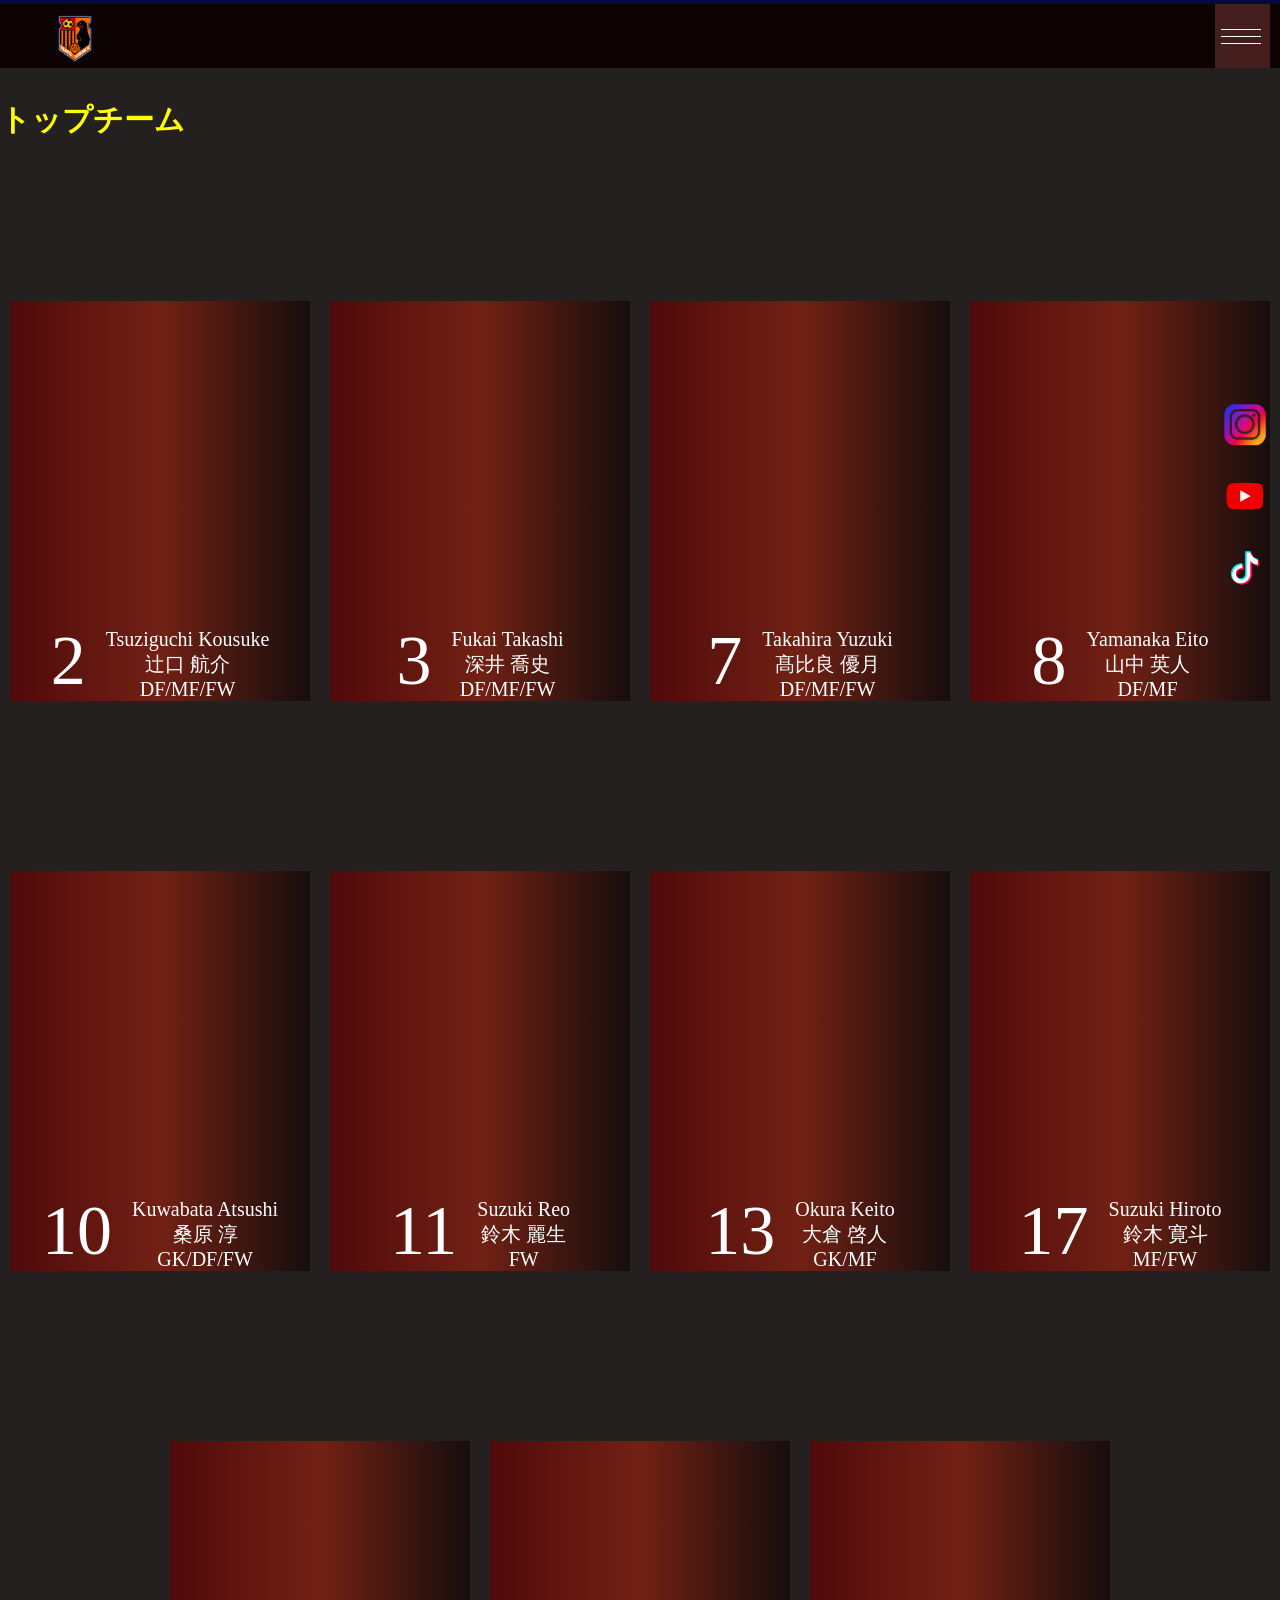
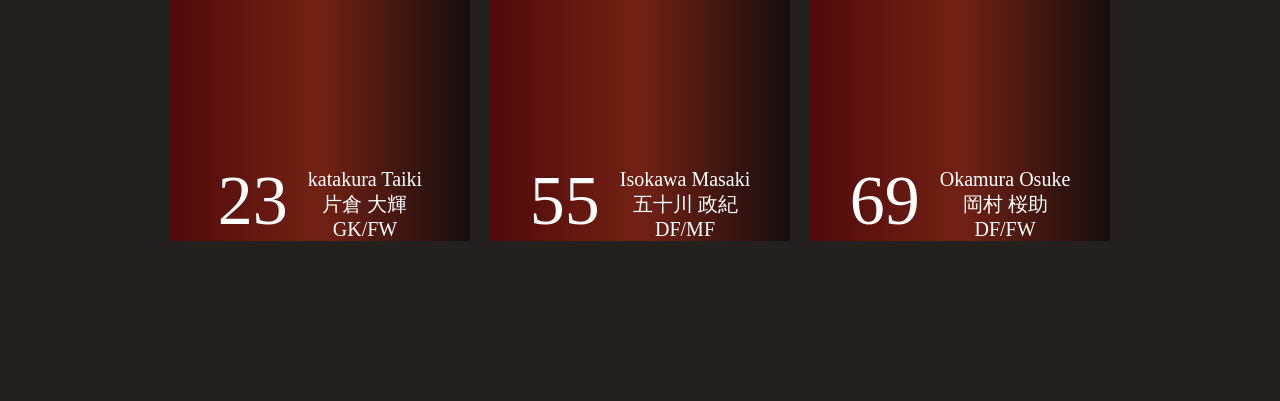
<file: チーム/トップチーム選手一覧/index.html>
<!DOCTYPE html>
<html lang="ja">
<head>
	<meta charset="UTF-8">
	<meta name="viewport" content="width=device-width, initial-scale=1.0">
	<link rel="stylesheet" href="../../css/team.css">
	<title>player</title>
</head>
<body>

 <nav class="top-nav">
 </nav>

 <nav class="main-nav">
   <div class="logo">
    <a href="../../index.html">
     <img class="emblem" src="../../images/emblem.png" alt="フェルブリッツ市川のエンブレム">
    </a>
   </div>   
   <!-- 三本線ボタン -->
  <button class="menu-button">
   <span></span>
   <span></span>
   <span></span>
  </button>

  <div class="menu">
   <div class="menu-row">
    <a class="menu-parent" href="ニュース/index.html">ニュース</a>
   </div>

   <div class="menu-row">
    <a class="menu-parent" href="チーム/index.html">チーム</a>
    <div class="menu-children">
     <a href="index.html">トップチーム選手一覧</a>
     <a href="チーム/練習生/index.html">練習生</a>
     <a href="チーム/スタッフ/index.html">スタッフ</a>
     <a href="チーム/ユース/index.html">ユース</a>
    </div>
   </div>

   <div class="menu-row">
    <a class="menu-parent" href="クラブ/index.html">クラブ</a>
    <div class="menu-children">
     <a href="クラブ/歴史/index.html">歴史</a>
     <a href="クラブ/信念/index.html">信念</a>
     <a href="クラブ/運営・本部/index.html">運営・本部</a>
    </div>
   </div>

   <div class="menu-row">
    <a class="menu-parent" href="カレンダー/index.html">カレンダー</a>
   </div>

   <div class="menu-row">
    <a class="menu-parent" href="ファンクラブ/index.html">ファンクラブ</a>
   </div>
  </div>
 </nav>

 <nav>
  <div class="alternative-sns">
   <a href="https://www.instagram.com/felblitz_official?stkn=MWR2bm9rNThkcHZtZw==">
    <img class="instagram" src="../../images/instagram.png">
   </a>
   <a href="https://youtube.com/channel/UCnecQwcgM94ykT7z-9NpuwA?si=qV8ZeQlIZ7pMD4JF">
    <img class="youtube" src="../../images/youtube.png">
   </a>
   <a href="https://www.tiktok.com/@fc70240?_r=1&_t=ZS-99ree6FuVk5">
    <img class="tiktok" src="../../images/tiktok.png">
   </a>
  </div>
 </nav>

	<h1 class="top-team">トップチーム</h1>
	<h2></h2>

	<!--
フェルブリッツ市川FC 背番号
辻口 2
ふかいたかし 3
たかひら 7
やまなかえいと 8

あつし 10
れお(いさぎ) 11
おおくらけいと 13
しょうりんじひろと 17

かたくら 23
まさき 55
おかむらさん 69
-->
 	<div class="players">
		<a href="こうすけ/index.html">
			<div class="card">
				<span class="number">2</span>
				<div class="name_positon">
					<span class="name-en">Tsuziguchi Kousuke</span>
					<span class="name-ja">辻口 航介</span>
					<span class="positon">DF/MF/FW</span>
				</div>
			</div>
		</a>

		<a href="たかし/index.html">
			<div class="card">
				<span class="number">3</span>
				<div class="name_positon">
					<span class="name-en">Fukai Takashi</span>
					<span class="name-ja">深井 喬史</span>
					<span class="positon">DF/MF/FW</span>
				</div>
			</div>
		</a>

		<a href="たかひら/index.html">
			<div class="card">
				<span class="number">7</span>
				<div class="name_positon">
					<span class="name-en">Takahira Yuzuki</span>
					<span class="name-ja">髙比良 優月</span>
					<span class="positon">DF/MF/FW</span>
				</div>
			</div>
		</a>

		<a href="やまなかえいと/index.html">
			<div class="card">
				<span class="number">8</span>
				<div class="name_positon">
					<span class="name-en">Yamanaka Eito</span>
					<span class="name-ja">山中 英人</span>
					<span class="positon">DF/MF</span>
				</div>
			</div>
		</a>	
	</div>

	 	<div class="players">
		<a href="あつし/index.html">
			<div class="card">
				<span class="number">10</span>
				<div class="name_positon">
					<span class="name-en">Kuwabata Atsushi</span>
					<span class="name-ja">桑原 淳</span>
					<span class="positon">GK/DF/FW</span>
				</div>
			</div>
		</a>

		<a href="れお/index.html">
			<div class="card">
				<span class="number">11</span>
				<div class="name_positon">
					<span class="name-en">Suzuki Reo</span>
					<span class="name-ja">鈴木 麗生</span>
					<span class="positon">FW</span>
				</div>
			</div>
		</a>

		<a href="おおくらけいと/index.html">
			<div class="card">
				<span class="number">13</span>
				<div class="name_positon">
					<span class="name-en">Okura Keito</span>
					<span class="name-ja">大倉 啓人</span>
					<span class="positon">GK/MF</span>
				</div>
			</div>
		</a>

		<a href="しょうりんじひろと/index.html">
			<div class="card">
				<span class="number">17</span>
				<div class="name_positon">
					<span class="name-en">Suzuki Hiroto</span>
					<span class="name-ja">鈴木 寛斗</span>
					<span class="positon">MF/FW</span>
				</div>
			</div>
		</a>	
	</div>

	<div class="players">
		<a href="かたくら/index.html">
			<div class="card">
				<span class="number">23</span>
				<div class="name_positon">
					<span class="name-en">katakura Taiki</span>
					<span class="name-ja">片倉 大輝</span>
					<span class="positon">GK/FW</span>
				</div>
			</div>
		</a>

		<a href="まさき/index.html">
			<div class="card">
				<span class="number">55</span>
				<div class="name_positon">
					<span class="name-en">Isokawa Masaki</span>
					<span class="name-ja">五十川 政紀</span>
					<span class="positon">DF/MF</span>
				</div>
			</div>
		</a>

		<a href="おかむらさん/index.html">
			<div class="card">
				<span class="number">69</span>
				<div class="name_positon">
					<span class="name-en">Okamura Osuke</span>
					<span class="name-ja">岡村 桜助</span>
					<span class="positon">DF/FW</span>
				</div>
			</div>
		</a>
	</div>

<script>
	const button = document.querySelector(".menu-button");
	const menu = document.querySelector(".menu");

	button.addEventListener("click", function(){
		menu.classList.toggle("open");
		button.classList.toggle("open");
	});
</script>

</body>
</html>
</file>
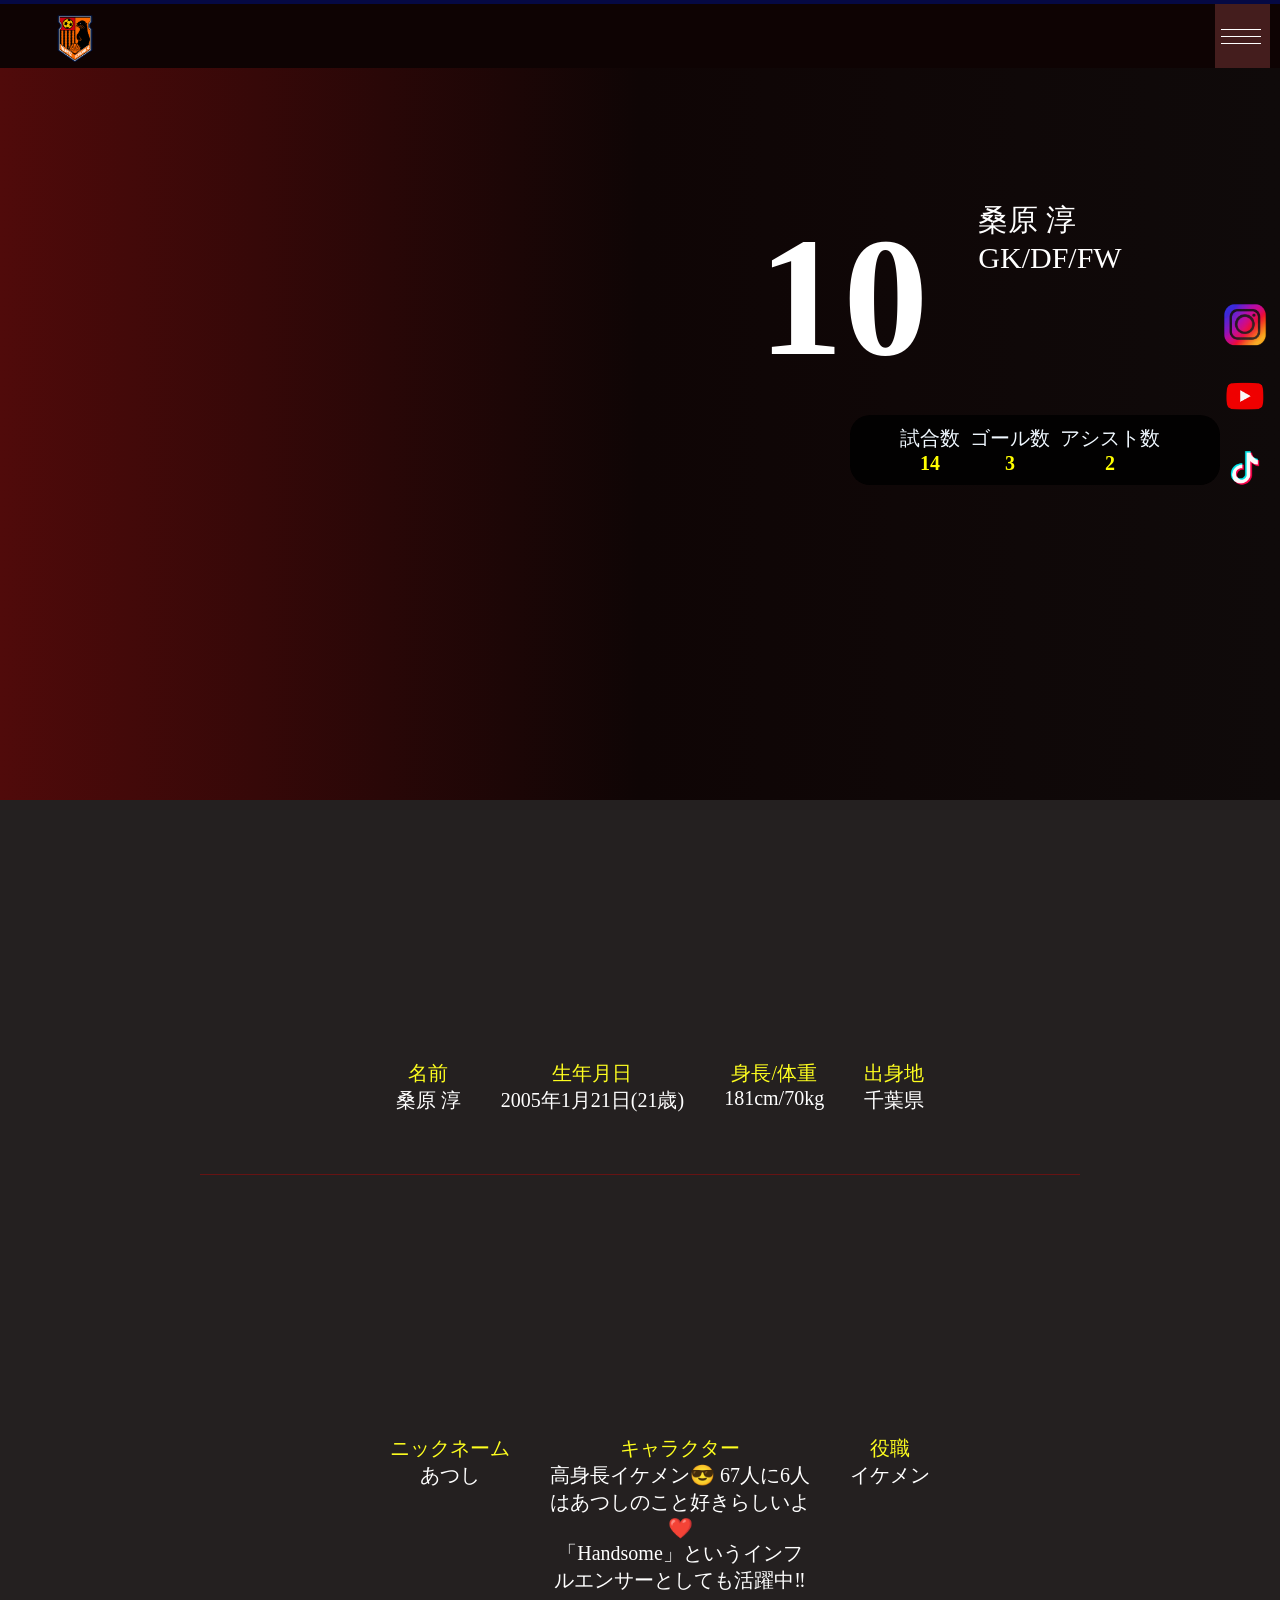
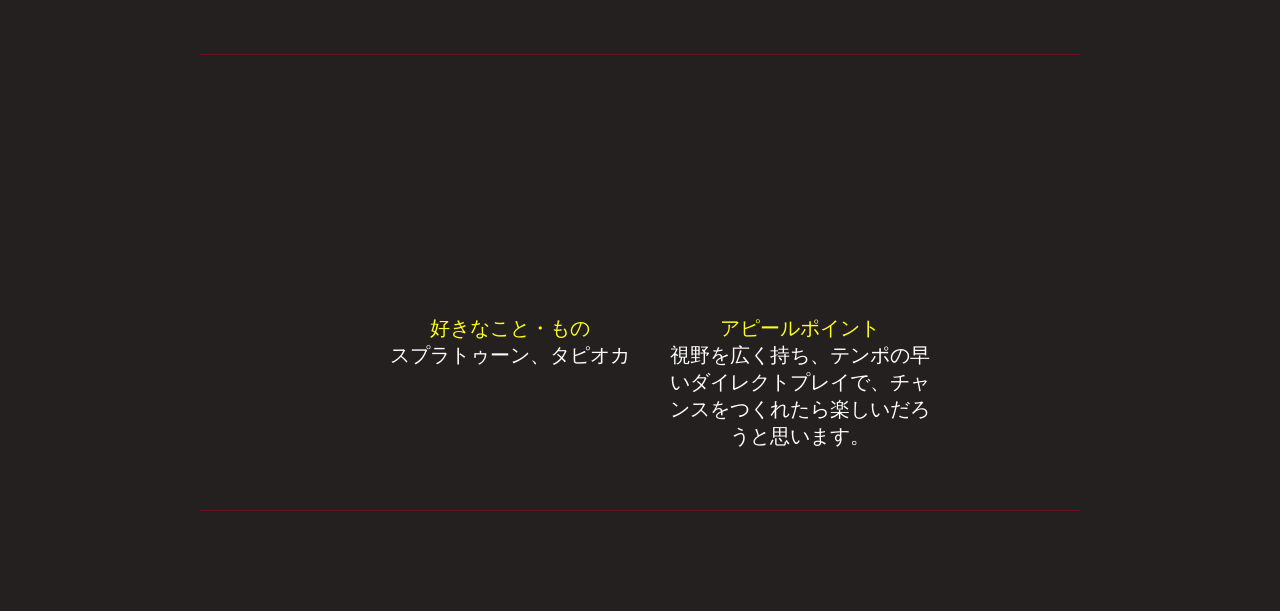
<file: チーム/トップチーム選手一覧/あつし/index.html>
<!DOCTYPE html>
<html lang="ja">
<head>
	<meta charset="UTF-8">
	<meta name="viewport" content="width=device-width, initial-scale=1.0">
	<link rel="stylesheet" href="../../../css/player.css">
	<title>Atsushi</title>
</head>
<body>
	<nav class="top-nav">
	</nav>

	<nav class="main-nav">
			<div class="logo">
				<a href="../../../index.html">
					<img class="emblem" src="../../../images/emblem.png" alt="フェルブリッツ市川のエンブレム">
				</a>
			</div>			
			<!-- 三本線ボタン -->
		<button class="menu-button">
			<span></span>
			<span></span>
			<span></span>
		</button>

		<div class="menu">
			<div class="menu-row">
				<a class="menu-parent" href="ニュース/index.html">ニュース</a>
			</div>

			<div class="menu-row">
				<a class="menu-parent" href="チーム/index.html">チーム</a>
				<div class="menu-children">
					<a href="../index.html">トップチーム選手一覧</a>
					<a href="チーム/練習生/index.html">練習生</a>
					<a href="チーム/スタッフ/index.html">スタッフ</a>
					<a href="チーム/ユース/index.html">ユース</a>
				</div>
			</div>

			<div class="menu-row">
				<a class="menu-parent" href="クラブ/index.html">クラブ</a>
				<div class="menu-children">
					<a href="クラブ/歴史/index.html">歴史</a>
					<a href="クラブ/信念/index.html">信念</a>
					<a href="クラブ/運営・本部/index.html">運営・本部</a>
				</div>
			</div>

			<div class="menu-row">
				<a class="menu-parent" href="カレンダー/index.html">カレンダー</a>
			</div>

			<div class="menu-row">
				<a class="menu-parent" href="ファンクラブ/index.html">ファンクラブ</a>
			</div>
		</div>
	</nav>

	<nav>
		<div class="alternative-sns">
			<a href="https://www.instagram.com/felblitz_official?stkn=MWR2bm9rNThkcHZtZw==">
				<img class="instagram" src="../../../images/instagram.png">
			</a>
			<a href="https://youtube.com/channel/UCnecQwcgM94ykT7z-9NpuwA?si=qV8ZeQlIZ7pMD4JF">
				<img class="youtube" src="../../../images/youtube.png">
			</a>
			<a href="https://www.tiktok.com/@fc70240?_r=1&_t=ZS-99ree6FuVk5">
				<img class="tiktok" src="../../../images/tiktok.png">
			</a>
		</div>
	</nav>

	<div class="TOP">

		<div class="card">
			<span class="number">10</span>
			<div class="name-position">
				<span class="name-en"></span>
				<span class="name-ja">桑原 淳</span>
				<span class="position">GK/DF/FW</span>
			</div>		
		</div>

    <span class="record">
			<div class="matches">
				<span>試合数</span>
				<span class="record-number">14</span>
			</div>
			<div class="goals">
				<span>ゴール数</span>
				<span class="record-number">3</span>
			</div>
			<div class="assists">
				<span>アシスト数</span>
				<span class="record-number">2</span>
			</div>
		</span>
	</div>

	<border>

	</border>

	<div class="profile-parent">
		<dl class="profile">
			<dd class="profile-title">名前</dd>
			<dd class="profile-content">桑原 淳</dd>
		</dl>

		<dl class="profile">
			<dd class="profile-title">生年月日</dd>
			<dd class="profile-content">2005年1月21日(21歳)</dd>
		</dl>

		<dl class="profile">
			<dd class="profile-title">身長/体重</dd>
			<dd class="profile-content">181cm/70kg</dd>
		</dl>

		<dl class="profile">
			<dd class="profile-title">出身地</dd>
			<dd class="profile-content">千葉県</dd>
		</dl>
	</div>

	<div class="profile-parent">
		<dl class="profile">
			<dd class="profile-title">ニックネーム</dd>
			<dd class="profile-content">あつし</dd>
		</dl>

		<dl class="profile">
			<dd class="profile-title">キャラクター</dd>
			<dd class="profile-content">高身長イケメン😎 67人に6人はあつしのこと好きらしいよ❤️</dd>
			<dd class="profile-content">「Handsome」というインフルエンサーとしても活躍中‼️</dd>
		</dl>

		<dl class="profile">
			<dd class="profile-title">役職</dd>
			<dd class="profile-content">イケメン</dd>
		</dl>
	</div>

	<div class="profile-parent">
		<dl class="profile">
			<dd class="profile-title">好きなこと・もの</dd>
			<dd class="profile-content">スプラトゥーン、タピオカ</dd>
		</dl>

		<dl class="profile">
			<dd class="profile-title">アピールポイント</dd>
			<dd class="profile-content">視野を広く持ち、テンポの早いダイレクトプレイで、チャンスをつくれたら楽しいだろうと思います。</dd>
		</dl>
	</div>

<script>
	const button = document.querySelector(".menu-button");
	const menu = document.querySelector(".menu");

	button.addEventListener("click", function(){
		menu.classList.toggle("open");
		button.classList.toggle("open");
	});
</script>

</body>
</html>
</file>
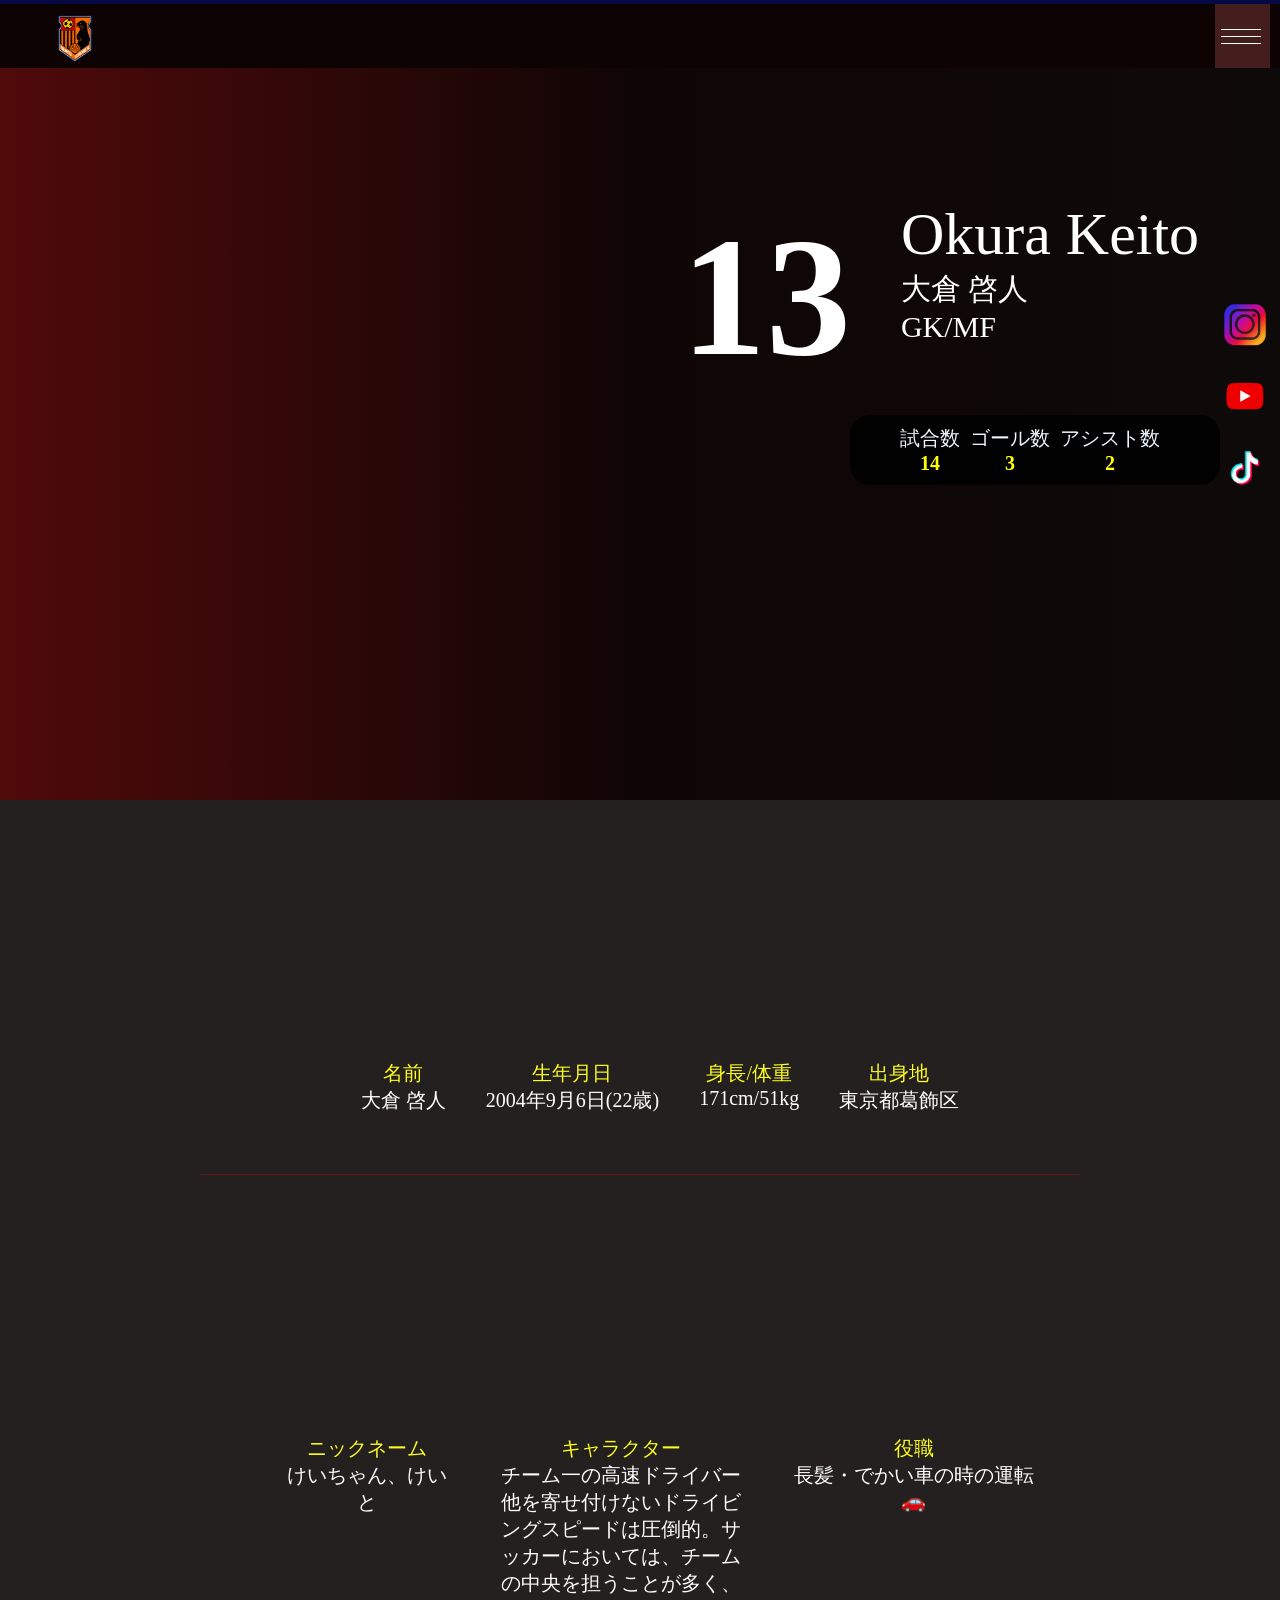
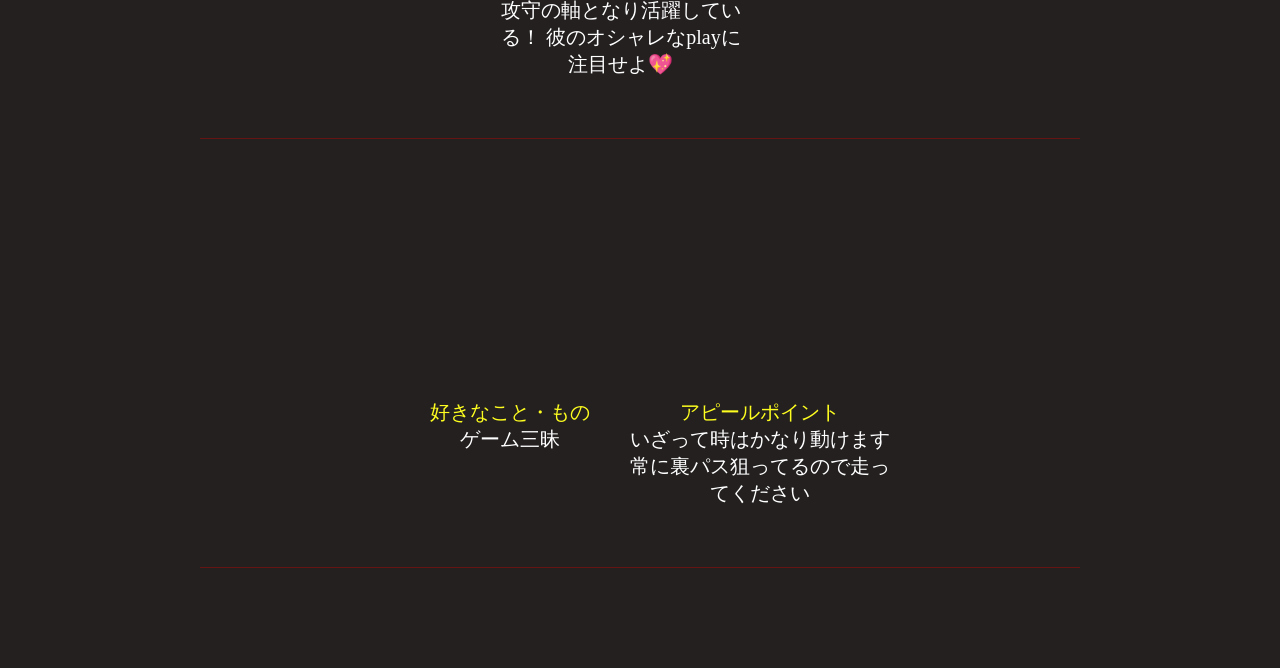
<file: チーム/トップチーム選手一覧/おおくらけいと/index.html>
<!DOCTYPE html>
<html lang="ja">
<head>
	<meta charset="UTF-8">
	<meta name="viewport" content="width=device-width, initial-scale=1.0">
	<link rel="stylesheet" href="../../../css/player.css">
	<title>OkuraKeito</title>
</head>
<body>
	<nav class="top-nav">
	</nav>

	<nav class="main-nav">
			<div class="logo">
				<a href="../../../index.html">
					<img class="emblem" src="../../../images/emblem.png" alt="フェルブリッツ市川のエンブレム">
				</a>
			</div>			
			<!-- 三本線ボタン -->
		<button class="menu-button">
			<span></span>
			<span></span>
			<span></span>
		</button>

		<div class="menu">
			<div class="menu-row">
				<a class="menu-parent" href="ニュース/index.html">ニュース</a>
			</div>

			<div class="menu-row">
				<a class="menu-parent" href="チーム/index.html">チーム</a>
				<div class="menu-children">
					<a href="../index.html">トップチーム選手一覧</a>
					<a href="チーム/練習生/index.html">練習生</a>
					<a href="チーム/スタッフ/index.html">スタッフ</a>
					<a href="チーム/ユース/index.html">ユース</a>
				</div>
			</div>

			<div class="menu-row">
				<a class="menu-parent" href="クラブ/index.html">クラブ</a>
				<div class="menu-children">
					<a href="クラブ/歴史/index.html">歴史</a>
					<a href="クラブ/信念/index.html">信念</a>
					<a href="クラブ/運営・本部/index.html">運営・本部</a>
				</div>
			</div>

			<div class="menu-row">
				<a class="menu-parent" href="カレンダー/index.html">カレンダー</a>
			</div>

			<div class="menu-row">
				<a class="menu-parent" href="ファンクラブ/index.html">ファンクラブ</a>
			</div>
		</div>
	</nav>

	<nav>
		<div class="alternative-sns">
			<a href="https://www.instagram.com/felblitz_official?stkn=MWR2bm9rNThkcHZtZw==">
				<img class="instagram" src="../../../images/instagram.png">
			</a>
			<a href="https://youtube.com/channel/UCnecQwcgM94ykT7z-9NpuwA?si=qV8ZeQlIZ7pMD4JF">
				<img class="youtube" src="../../../images/youtube.png">
			</a>
			<a href="https://www.tiktok.com/@fc70240?_r=1&_t=ZS-99ree6FuVk5">
				<img class="tiktok" src="../../../images/tiktok.png">
			</a>
		</div>
	</nav>

	<div class="TOP">

		<div class="card">
			<span class="number">13</span>
			<div class="name-position">
				<span class="name-en">Okura Keito</span>
				<span class="name-ja">大倉 啓人</span>
				<span class="position">GK/MF</span>
			</div>		
		</div>

    <span class="record">
			<div class="matches">
				<span>試合数</span>
				<span class="record-number">14</span>
			</div>
			<div class="goals">
				<span>ゴール数</span>
				<span class="record-number">3</span>
			</div>
			<div class="assists">
				<span>アシスト数</span>
				<span class="record-number">2</span>
			</div>
		</span>
	</div>

	<border>

	</border>

	<div class="profile-parent">
		<dl class="profile">
			<dd class="profile-title">名前</dd>
			<dd class="profile-content">大倉 啓人</dd>
		</dl>

		<dl class="profile">
			<dd class="profile-title">生年月日</dd>
			<dd class="profile-content">2004年9月6日(22歳)</dd>
		</dl>

		<dl class="profile">
			<dd class="profile-title">身長/体重</dd>
			<dd class="profile-content">171cm/51kg</dd>
		</dl>

		<dl class="profile">
			<dd class="profile-title">出身地</dd>
			<dd class="profile-content">東京都葛飾区</dd>
		</dl>
	</div>

	<div class="profile-parent">
		<dl class="profile">
			<dd class="profile-title">ニックネーム</dd>
			<dd class="profile-content">けいちゃん、けいと</dd>
		</dl>

		<dl class="profile">
			<dd class="profile-title">キャラクター</dd>
			<dd class="profile-content">チーム一の高速ドライバー</dd>
			<dd class="profile-content">他を寄せ付けないドライビングスピードは圧倒的。サッカーにおいては、チームの中央を担うことが多く、攻守の軸となり活躍している！
彼のオシャレなplayに注目せよ💖</dd>
		</dl>

		<dl class="profile">
			<dd class="profile-title">役職</dd>
			<dd class="profile-content">長髪・でかい車の時の運転🚗</dd>
		</dl>
	</div>

	<div class="profile-parent">
		<dl class="profile">
			<dd class="profile-title">好きなこと・もの</dd>
			<dd class="profile-content">ゲーム三昧</dd>
		</dl>

		<dl class="profile">
			<dd class="profile-title">アピールポイント</dd>
			<dd class="profile-content">いざって時はかなり動けます</dd>
			<dd class="profile-content">常に裏パス狙ってるので走ってください</dd>
		</dl>
	</div>

<script>
	const button = document.querySelector(".menu-button");
	const menu = document.querySelector(".menu");

	button.addEventListener("click", function(){
		menu.classList.toggle("open");
		button.classList.toggle("open");
	});
</script>

</body>
</html>
</file>
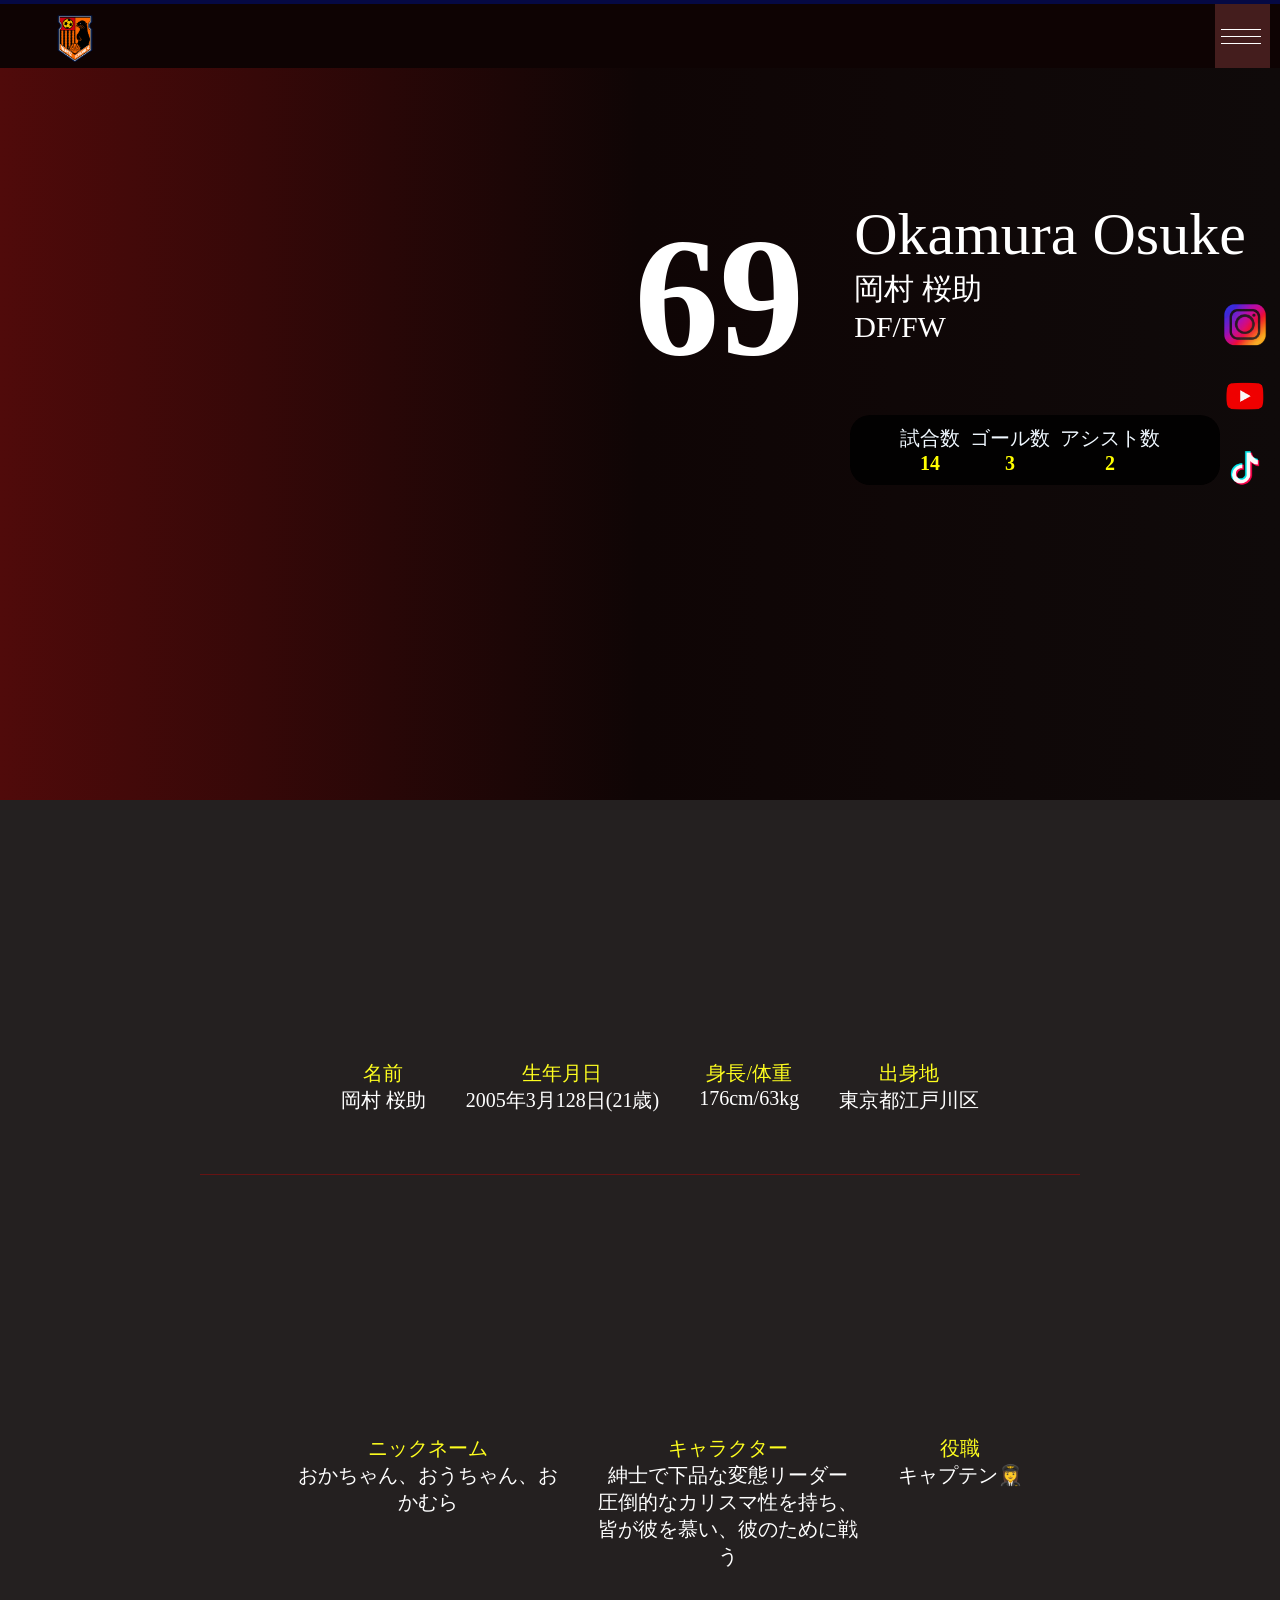
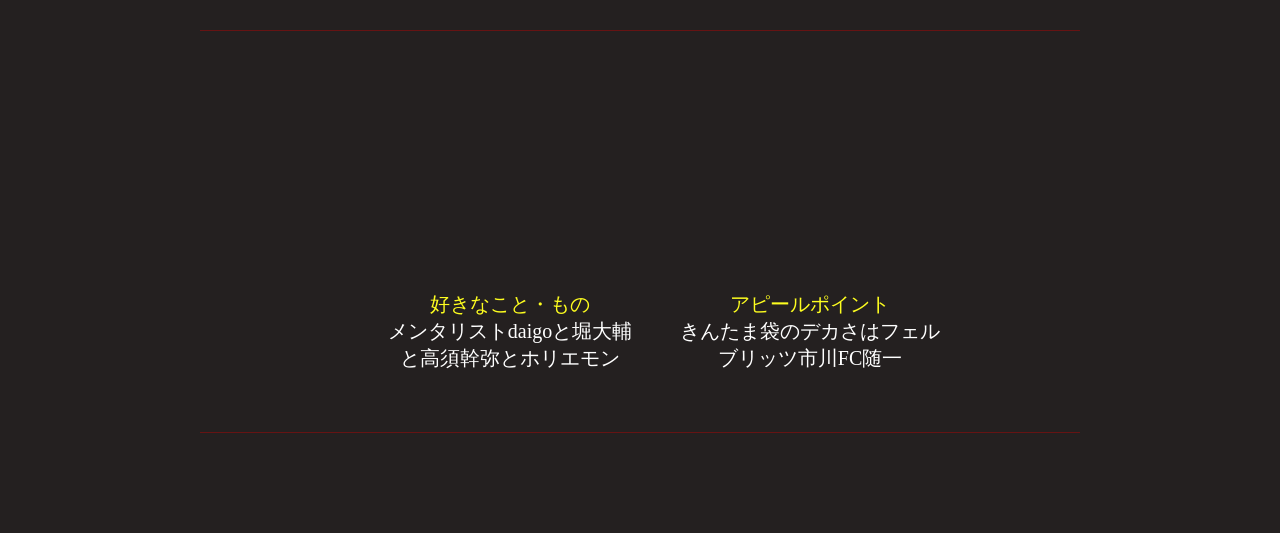
<file: チーム/トップチーム選手一覧/おかむらさん/index.html>
<!DOCTYPE html>
<html lang="ja">
<head>
	<meta charset="UTF-8">
	<meta name="viewport" content="width=device-width, initial-scale=1.0">
	<link rel="stylesheet" href="../../../css/player.css">
	<title>OkamuraSan</title>
</head>
<body>
	<nav class="top-nav">
	</nav>

	<nav class="main-nav">
			<div class="logo">
				<a href="../../../index.html">
					<img class="emblem" src="../../../images/emblem.png" alt="フェルブリッツ市川のエンブレム">
				</a>
			</div>			
			<!-- 三本線ボタン -->
		<button class="menu-button">
			<span></span>
			<span></span>
			<span></span>
		</button>

		<div class="menu">
			<div class="menu-row">
				<a class="menu-parent" href="ニュース/index.html">ニュース</a>
			</div>

			<div class="menu-row">
				<a class="menu-parent" href="チーム/index.html">チーム</a>
				<div class="menu-children">
					<a href="../index.html">トップチーム選手一覧</a>
					<a href="チーム/練習生/index.html">練習生</a>
					<a href="チーム/スタッフ/index.html">スタッフ</a>
					<a href="チーム/ユース/index.html">ユース</a>
				</div>
			</div>

			<div class="menu-row">
				<a class="menu-parent" href="クラブ/index.html">クラブ</a>
				<div class="menu-children">
					<a href="クラブ/歴史/index.html">歴史</a>
					<a href="クラブ/信念/index.html">信念</a>
					<a href="クラブ/運営・本部/index.html">運営・本部</a>
				</div>
			</div>

			<div class="menu-row">
				<a class="menu-parent" href="カレンダー/index.html">カレンダー</a>
			</div>

			<div class="menu-row">
				<a class="menu-parent" href="ファンクラブ/index.html">ファンクラブ</a>
			</div>
		</div>
	</nav>

	<nav>
		<div class="alternative-sns">
			<a href="https://www.instagram.com/felblitz_official?stkn=MWR2bm9rNThkcHZtZw==">
				<img class="instagram" src="../../../images/instagram.png">
			</a>
			<a href="https://youtube.com/channel/UCnecQwcgM94ykT7z-9NpuwA?si=qV8ZeQlIZ7pMD4JF">
				<img class="youtube" src="../../../images/youtube.png">
			</a>
			<a href="https://www.tiktok.com/@fc70240?_r=1&_t=ZS-99ree6FuVk5">
				<img class="tiktok" src="../../../images/tiktok.png">
			</a>
		</div>
	</nav>

	<div class="TOP">

		<div class="card">
			<span class="number">69</span>
			<div class="name-position">
				<span class="name-en">Okamura Osuke</span>
				<span class="name-ja">岡村 桜助</span>
				<span class="position">DF/FW</span>
			</div>		
		</div>

    <span class="record">
			<div class="matches">
				<span>試合数</span>
				<span class="record-number">14</span>
			</div>
			<div class="goals">
				<span>ゴール数</span>
				<span class="record-number">3</span>
			</div>
			<div class="assists">
				<span>アシスト数</span>
				<span class="record-number">2</span>
			</div>
		</span>
	</div>

	<border>

	</border>

	<div class="profile-parent">
		<dl class="profile">
			<dd class="profile-title">名前</dd>
			<dd class="profile-content">岡村 桜助</dd>
		</dl>

		<dl class="profile">
			<dd class="profile-title">生年月日</dd>
			<dd class="profile-content">2005年3月128日(21歳)</dd>
		</dl>

		<dl class="profile">
			<dd class="profile-title">身長/体重</dd>
			<dd class="profile-content">176cm/63kg</dd>
		</dl>

		<dl class="profile">
			<dd class="profile-title">出身地</dd>
			<dd class="profile-content">東京都江戸川区</dd>
		</dl>
	</div>

	<div class="profile-parent">
		<dl class="profile">
			<dd class="profile-title">ニックネーム</dd>
			<dd class="profile-content">おかちゃん、おうちゃん、おかむら</dd>
		</dl>

		<dl class="profile">
			<dd class="profile-title">キャラクター</dd>
			<dd class="profile-content">紳士で下品な変態リーダー </dd>
			<dd class="profile-content">圧倒的なカリスマ性を持ち、皆が彼を慕い、彼のために戦う</dd>
		</dl>

		<dl class="profile">
			<dd class="profile-title">役職</dd>
			<dd class="profile-content">キャプテン👩‍✈️</dd>
		</dl>
	</div>

	<div class="profile-parent">
		<dl class="profile">
			<dd class="profile-title">好きなこと・もの</dd>
			<dd class="profile-content">メンタリストdaigoと堀大輔と高須幹弥とホリエモン</dd>
		</dl>

		<dl class="profile">
			<dd class="profile-title">アピールポイント</dd>
			<dd class="profile-content">きんたま袋のデカさはフェルブリッツ市川FC随一</dd>
	</div>

<script>
	const button = document.querySelector(".menu-button");
	const menu = document.querySelector(".menu");

	button.addEventListener("click", function(){
		menu.classList.toggle("open");
		button.classList.toggle("open");
	});
</script>

</body>
</html>
</file>
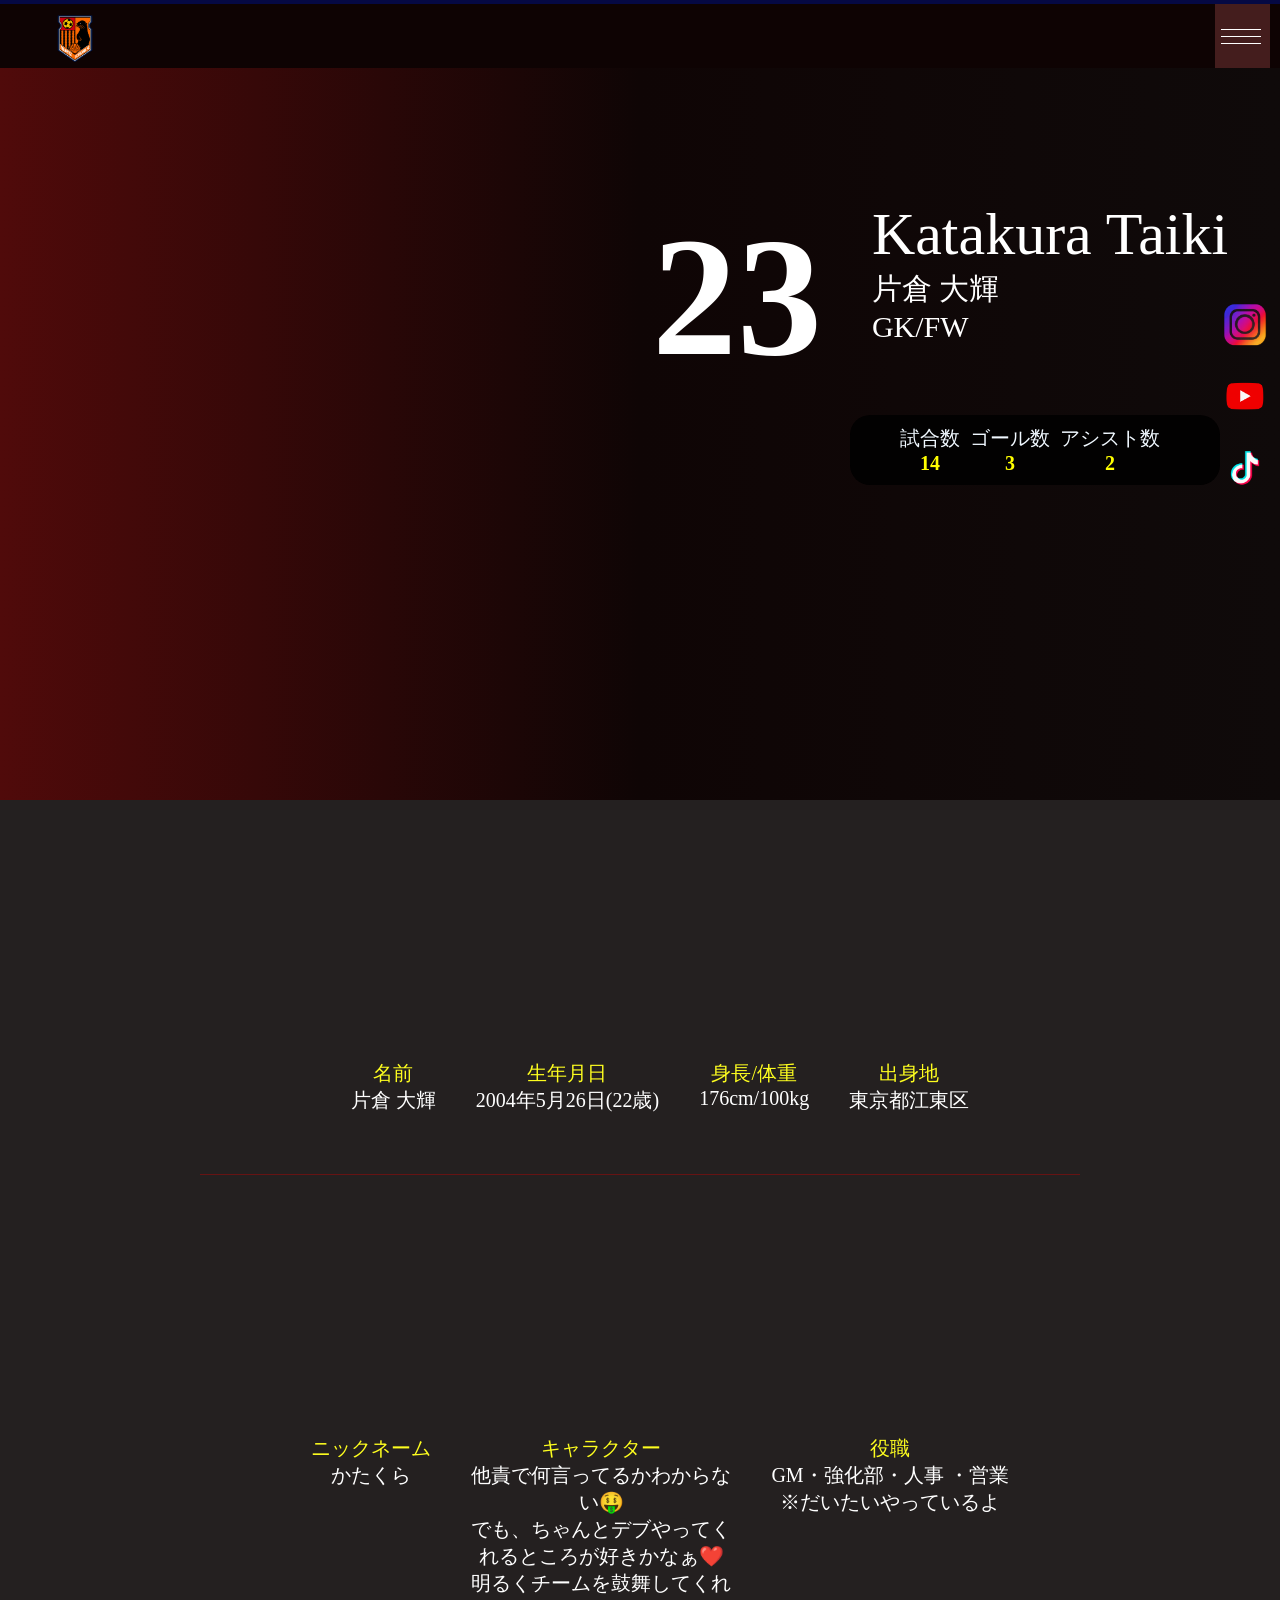
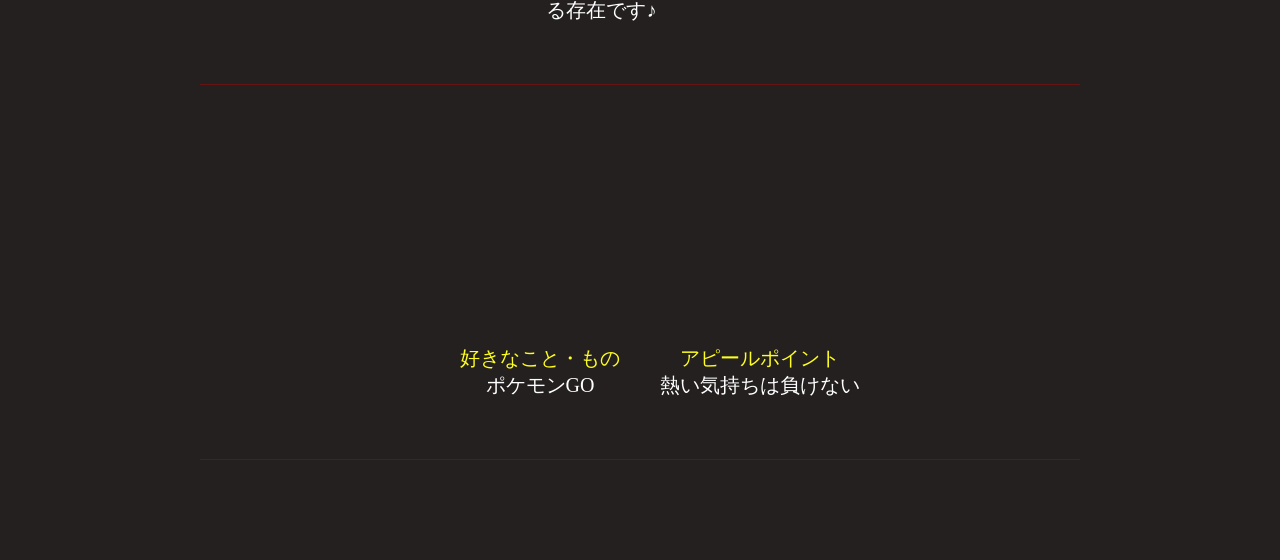
<file: チーム/トップチーム選手一覧/かたくら/index.html>
<!DOCTYPE html>
<html lang="ja">
<head>
	<meta charset="UTF-8">
	<meta name="viewport" content="width=device-width, initial-scale=1.0">
	<link rel="stylesheet" href="../../../css/player.css">
	<title>Katakura</title>
</head>
<body>
	<nav class="top-nav">
	</nav>

	<nav class="main-nav">
			<div class="logo">
				<a href="../../../index.html">
					<img class="emblem" src="../../../images/emblem.png" alt="フェルブリッツ市川のエンブレム">
				</a>
			</div>			
			<!-- 三本線ボタン -->
		<button class="menu-button">
			<span></span>
			<span></span>
			<span></span>
		</button>

		<div class="menu">
			<div class="menu-row">
				<a class="menu-parent" href="ニュース/index.html">ニュース</a>
			</div>

			<div class="menu-row">
				<a class="menu-parent" href="チーム/index.html">チーム</a>
				<div class="menu-children">
					<a href="../index.html">トップチーム選手一覧</a>
					<a href="チーム/練習生/index.html">練習生</a>
					<a href="チーム/スタッフ/index.html">スタッフ</a>
					<a href="チーム/ユース/index.html">ユース</a>
				</div>
			</div>

			<div class="menu-row">
				<a class="menu-parent" href="クラブ/index.html">クラブ</a>
				<div class="menu-children">
					<a href="クラブ/歴史/index.html">歴史</a>
					<a href="クラブ/信念/index.html">信念</a>
					<a href="クラブ/運営・本部/index.html">運営・本部</a>
				</div>
			</div>

			<div class="menu-row">
				<a class="menu-parent" href="カレンダー/index.html">カレンダー</a>
			</div>

			<div class="menu-row">
				<a class="menu-parent" href="ファンクラブ/index.html">ファンクラブ</a>
			</div>
		</div>
	</nav>

	<nav>
		<div class="alternative-sns">
			<a href="https://www.instagram.com/felblitz_official?stkn=MWR2bm9rNThkcHZtZw==">
				<img class="instagram" src="../../../images/instagram.png">
			</a>
			<a href="https://youtube.com/channel/UCnecQwcgM94ykT7z-9NpuwA?si=qV8ZeQlIZ7pMD4JF">
				<img class="youtube" src="../../../images/youtube.png">
			</a>
			<a href="https://www.tiktok.com/@fc70240?_r=1&_t=ZS-99ree6FuVk5">
				<img class="tiktok" src="../../../images/tiktok.png">
			</a>
		</div>
	</nav>

	<div class="TOP">

		<div class="card">
			<span class="number">23</span>
			<div class="name-position">
				<span class="name-en">Katakura Taiki</span>
				<span class="name-ja">片倉 大輝</span>
				<span class="position">GK/FW</span>
			</div>		
		</div>

    <span class="record">
			<div class="matches">
				<span>試合数</span>
				<span class="record-number">14</span>
			</div>
			<div class="goals">
				<span>ゴール数</span>
				<span class="record-number">3</span>
			</div>
			<div class="assists">
				<span>アシスト数</span>
				<span class="record-number">2</span>
			</div>
		</span>
	</div>

	<border>

	</border>

	<div class="profile-parent">
		<dl class="profile">
			<dd class="profile-title">名前</dd>
			<dd class="profile-content">片倉 大輝</dd>
		</dl>

		<dl class="profile">
			<dd class="profile-title">生年月日</dd>
			<dd class="profile-content">2004年5月26日(22歳)</dd>
		</dl>

		<dl class="profile">
			<dd class="profile-title">身長/体重</dd>
			<dd class="profile-content">176cm/100kg</dd>
		</dl>

		<dl class="profile">
			<dd class="profile-title">出身地</dd>
			<dd class="profile-content">東京都江東区</dd>
		</dl>
	</div>

	<div class="profile-parent">
		<dl class="profile">
			<dd class="profile-title">ニックネーム</dd>
			<dd class="profile-content">かたくら</dd>
		</dl>

		<dl class="profile">
			<dd class="profile-title">キャラクター</dd>
			<dd class="profile-content">他責で何言ってるかわからない🤑</dd>
			<dd class="profile-content">でも、ちゃんとデブやってくれるところが好きかなぁ❤️</dd>
			<dd class="profile-content">明るくチームを鼓舞してくれる存在です♪</dd>
		</dl>

		<dl class="profile">
			<dd class="profile-title">役職</dd>
			<dd class="profile-content">GM・強化部・人事 ・営業</dd>
			<dd class="profile-content">※だいたいやっているよ</dd>
		</dl>
	</div>

	<div class="profile-parent">
		<dl class="profile">
			<dd class="profile-title">好きなこと・もの</dd>
			<dd class="profile-content">ポケモンGO</dd>
		</dl>

		<dl class="profile">
			<dd class="profile-title">アピールポイント</dd>
			<dd class="profile-content">熱い気持ちは負けない</dd>
		</dl>
	</div>

<script>
	const button = document.querySelector(".menu-button");
	const menu = document.querySelector(".menu");

	button.addEventListener("click", function(){
		menu.classList.toggle("open");
		button.classList.toggle("open");
	});
</script>

</body>
</html>
</file>
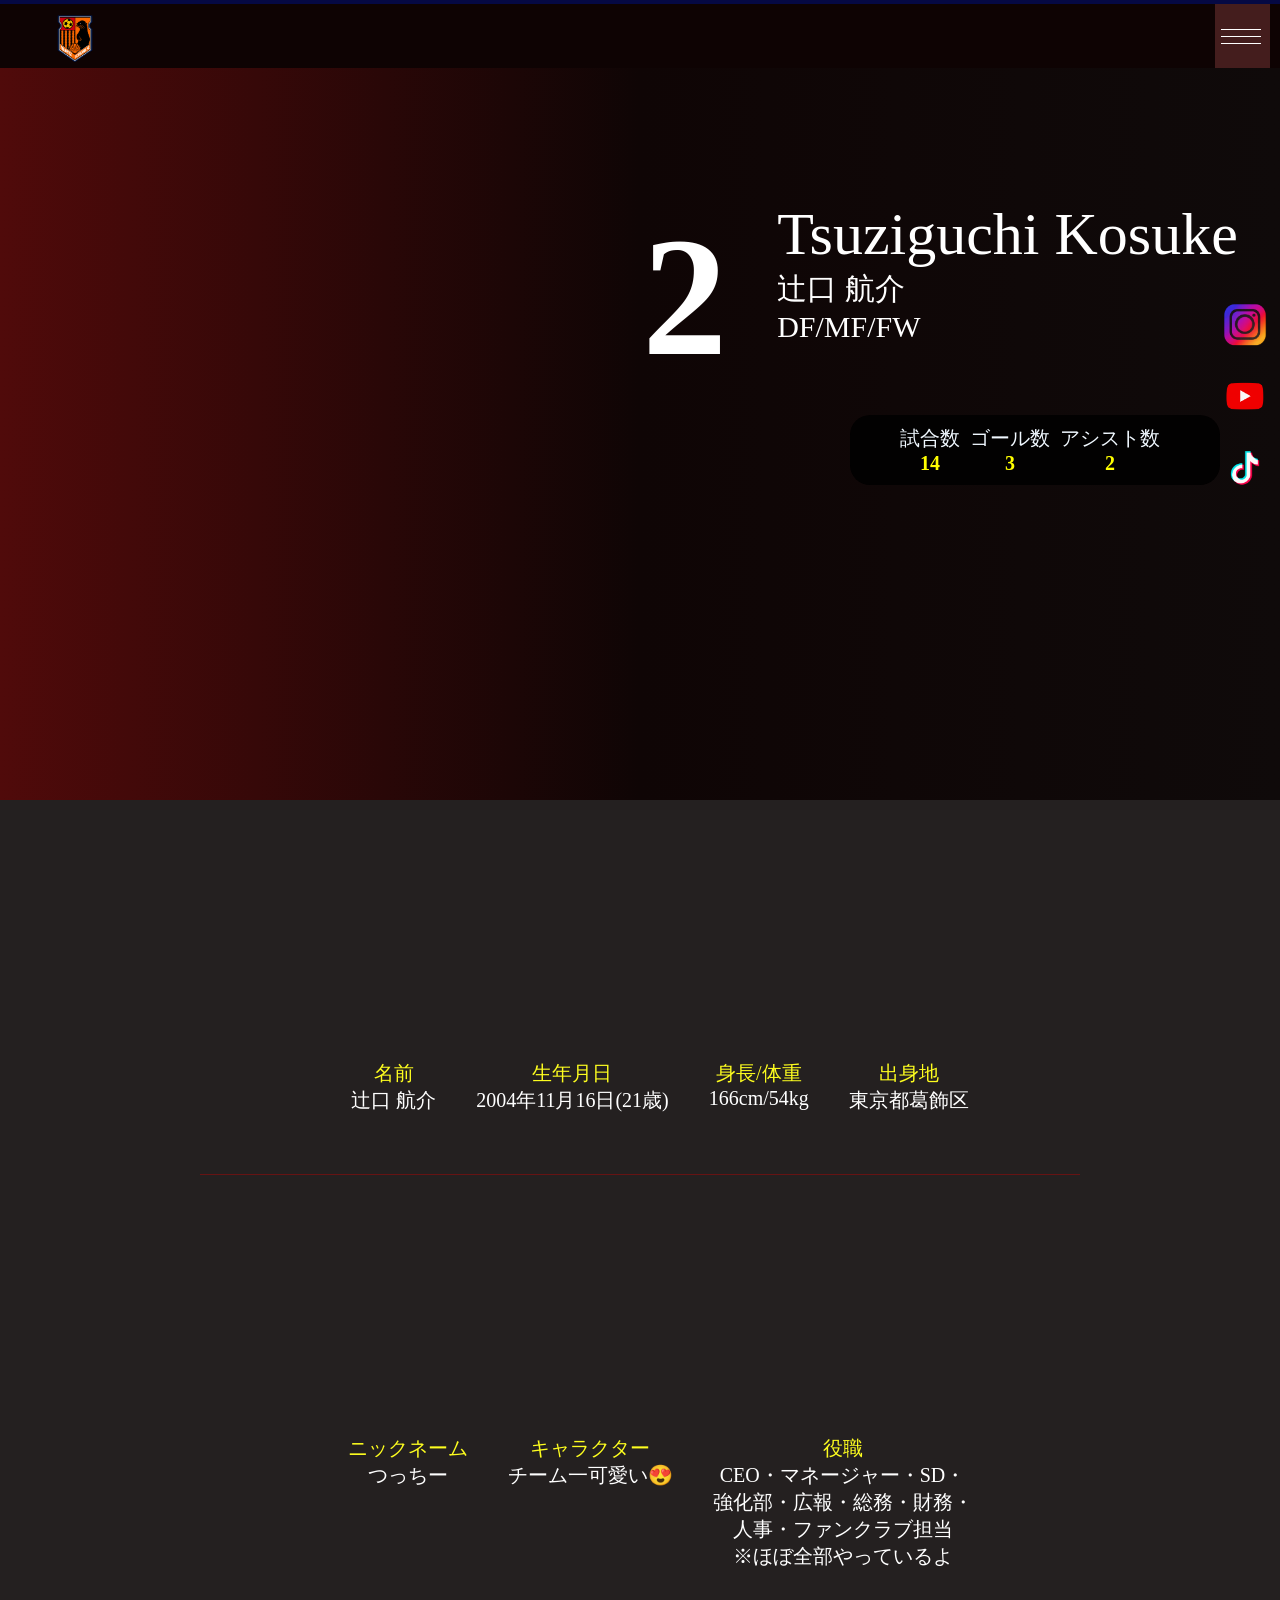
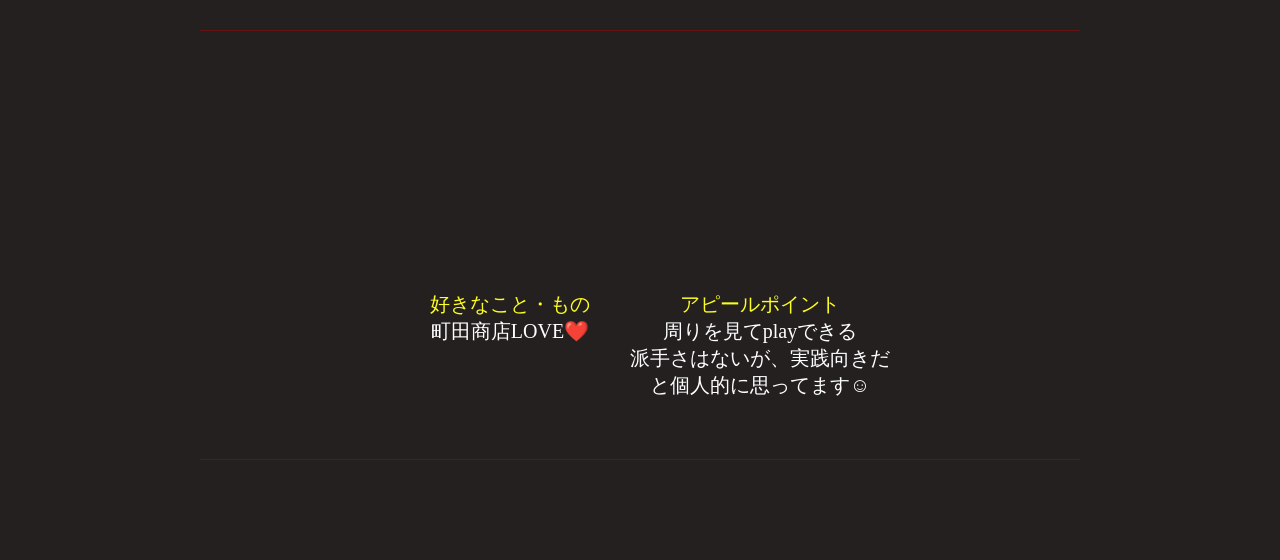
<file: チーム/トップチーム選手一覧/こうすけ/index.html>
<!DOCTYPE html>
<html lang="ja">
<head>
	<meta charset="UTF-8">
	<meta name="viewport" content="width=device-width, initial-scale=1.0">
	<link rel="stylesheet" href="../../../css/player.css">
	<title>Kousuke</title>
</head>
<body>
	<nav class="top-nav">
	</nav>

	<nav class="main-nav">
			<div class="logo">
				<a href="../../../index.html">
					<img class="emblem" src="../../../images/emblem.png" alt="フェルブリッツ市川のエンブレム">
				</a>
			</div>			
			<!-- 三本線ボタン -->
		<button class="menu-button">
			<span></span>
			<span></span>
			<span></span>
		</button>

		<div class="menu">
			<div class="menu-row">
				<a class="menu-parent" href="ニュース/index.html">ニュース</a>
			</div>

			<div class="menu-row">
				<a class="menu-parent" href="チーム/index.html">チーム</a>
				<div class="menu-children">
					<a href="../index.html">トップチーム選手一覧</a>
					<a href="チーム/練習生/index.html">練習生</a>
					<a href="チーム/スタッフ/index.html">スタッフ</a>
					<a href="チーム/ユース/index.html">ユース</a>
				</div>
			</div>

			<div class="menu-row">
				<a class="menu-parent" href="クラブ/index.html">クラブ</a>
				<div class="menu-children">
					<a href="クラブ/歴史/index.html">歴史</a>
					<a href="クラブ/信念/index.html">信念</a>
					<a href="クラブ/運営・本部/index.html">運営・本部</a>
				</div>
			</div>

			<div class="menu-row">
				<a class="menu-parent" href="カレンダー/index.html">カレンダー</a>
			</div>

			<div class="menu-row">
				<a class="menu-parent" href="ファンクラブ/index.html">ファンクラブ</a>
			</div>
		</div>
	</nav>

	<nav>
		<div class="alternative-sns">
			<a href="https://www.instagram.com/felblitz_official?stkn=MWR2bm9rNThkcHZtZw==">
				<img class="instagram" src="../../../images/instagram.png">
			</a>
			<a href="https://youtube.com/channel/UCnecQwcgM94ykT7z-9NpuwA?si=qV8ZeQlIZ7pMD4JF">
				<img class="youtube" src="../../../images/youtube.png">
			</a>
			<a href="https://www.tiktok.com/@fc70240?_r=1&_t=ZS-99ree6FuVk5">
				<img class="tiktok" src="../../../images/tiktok.png">
			</a>
		</div>
	</nav>

	<div class="TOP">

		<div class="card">
			<span class="number">2</span>
			<div class="name-position">
				<span class="name-en">Tsuziguchi Kosuke</span>
				<span class="name-ja">辻口 航介</span>
				<span class="position">DF/MF/FW</span>
			</div>		
		</div>

    <span class="record">
			<div class="matches">
				<span>試合数</span>
				<span class="record-number">14</span>
			</div>
			<div class="goals">
				<span>ゴール数</span>
				<span class="record-number">3</span>
			</div>
			<div class="assists">
				<span>アシスト数</span>
				<span class="record-number">2</span>
			</div>
		</span>
	</div>

	<border>

	</border>

	<div class="profile-parent">
		<dl class="profile">
			<dd class="profile-title">名前</dd>
			<dd class="profile-content">辻口 航介</dd>
		</dl>

		<dl class="profile">
			<dd class="profile-title">生年月日</dd>
			<dd class="profile-content">2004年11月16日(21歳)</dd>
		</dl>

		<dl class="profile">
			<dd class="profile-title">身長/体重</dd>
			<dd class="profile-content">166cm/54kg</dd>
		</dl>

		<dl class="profile">
			<dd class="profile-title">出身地</dd>
			<dd class="profile-content">東京都葛飾区</dd>
		</dl>
	</div>

	<div class="profile-parent">
		<dl class="profile">
			<dd class="profile-title">ニックネーム</dd>
			<dd class="profile-content">つっちー</dd>
		</dl>

		<dl class="profile">
			<dd class="profile-title">キャラクター</dd>
			<dd class="profile-content">チーム一可愛い😍 </dd>
		</dl>

		<dl class="profile">
			<dd class="profile-title">役職</dd>
			<dd class="profile-content">CEO・マネージャー・SD・強化部・広報・総務・財務・人事・ファンクラブ担当</dd>
			<dd class="profile-content">※ほぼ全部やっているよ</dd>
		</dl>
	</div>

	<div class="profile-parent">
		<dl class="profile">
			<dd class="profile-title">好きなこと・もの</dd>
			<dd class="profile-content">町田商店LOVE❤️</dd>
		</dl>

		<dl class="profile">
			<dd class="profile-title">アピールポイント</dd>
			<dd class="profile-content">周りを見てplayできる</dd>
			<dd class="profile-content">派手さはないが、実践向きだと個人的に思ってます☺️</dd>
		</dl>
	</div>

<script>
	const button = document.querySelector(".menu-button");
	const menu = document.querySelector(".menu");

	button.addEventListener("click", function(){
		menu.classList.toggle("open");
		button.classList.toggle("open");
	});
</script>

</body>
</html>
</file>
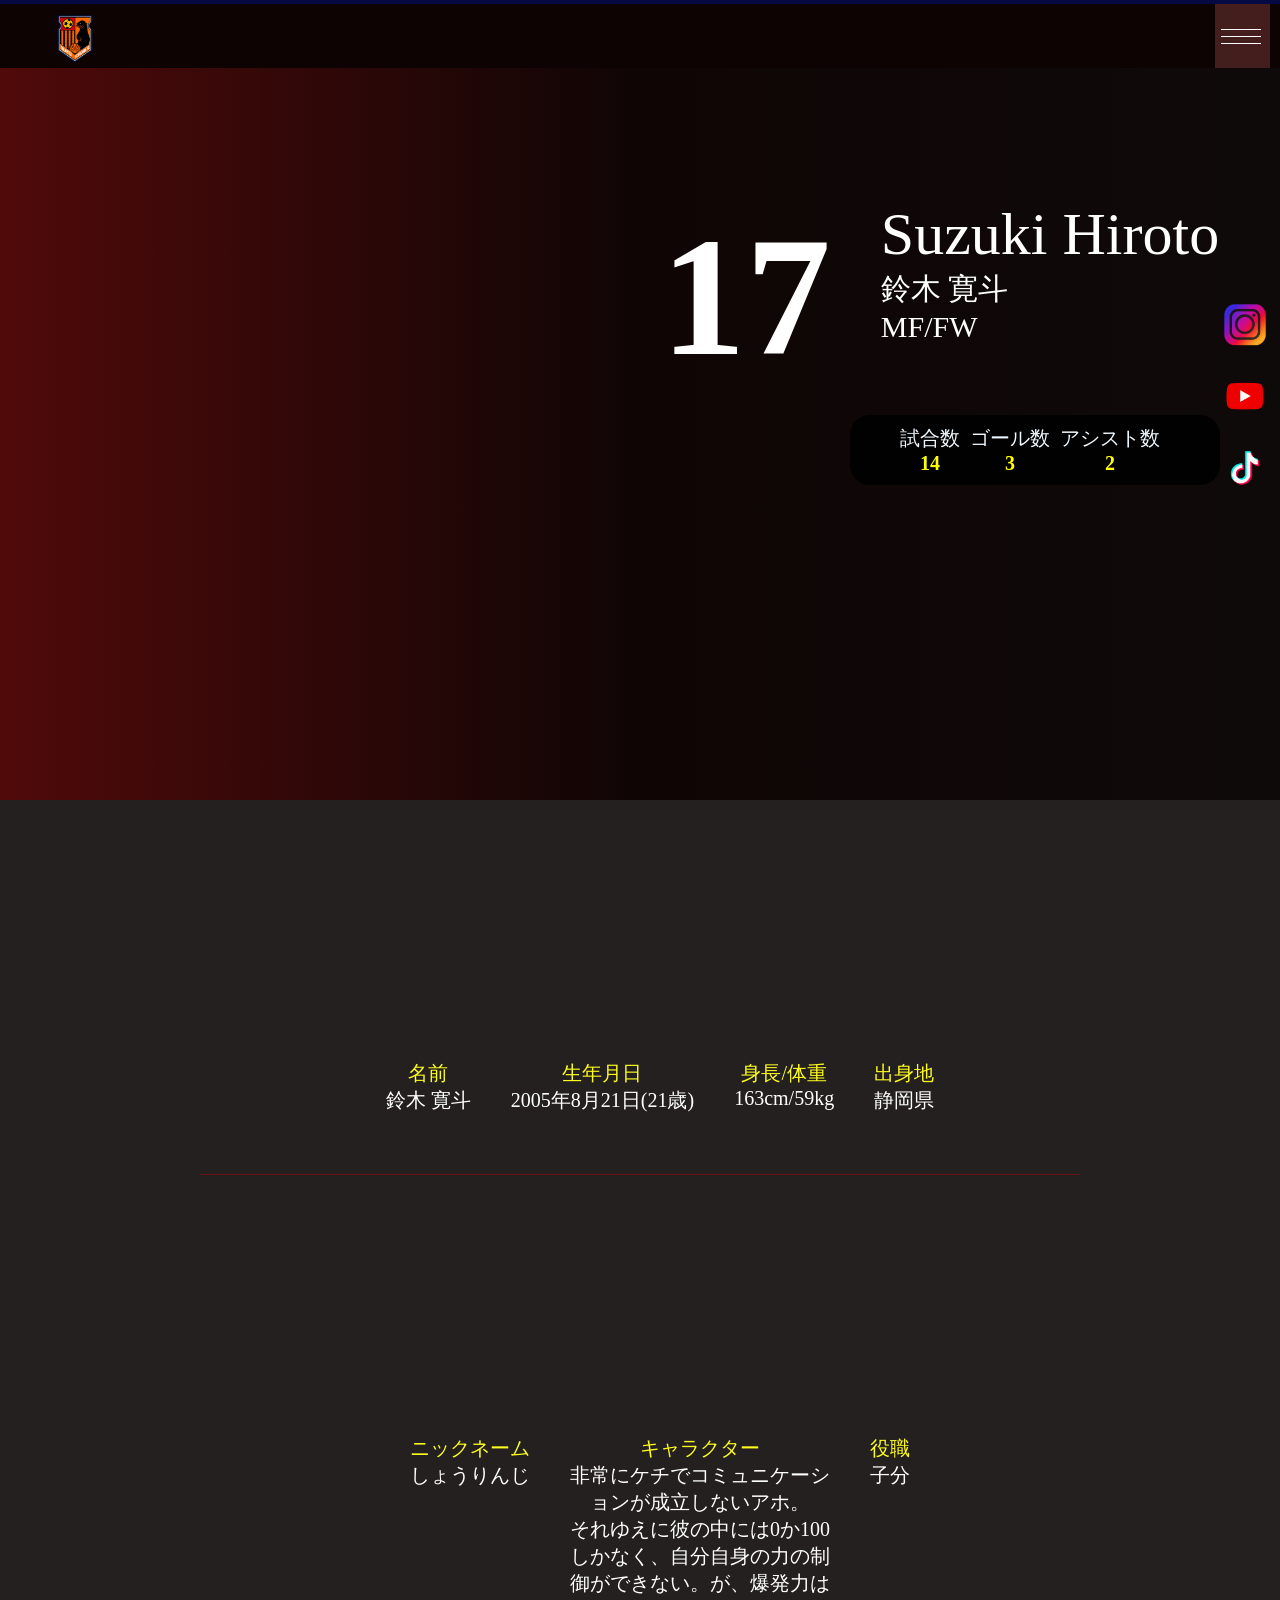
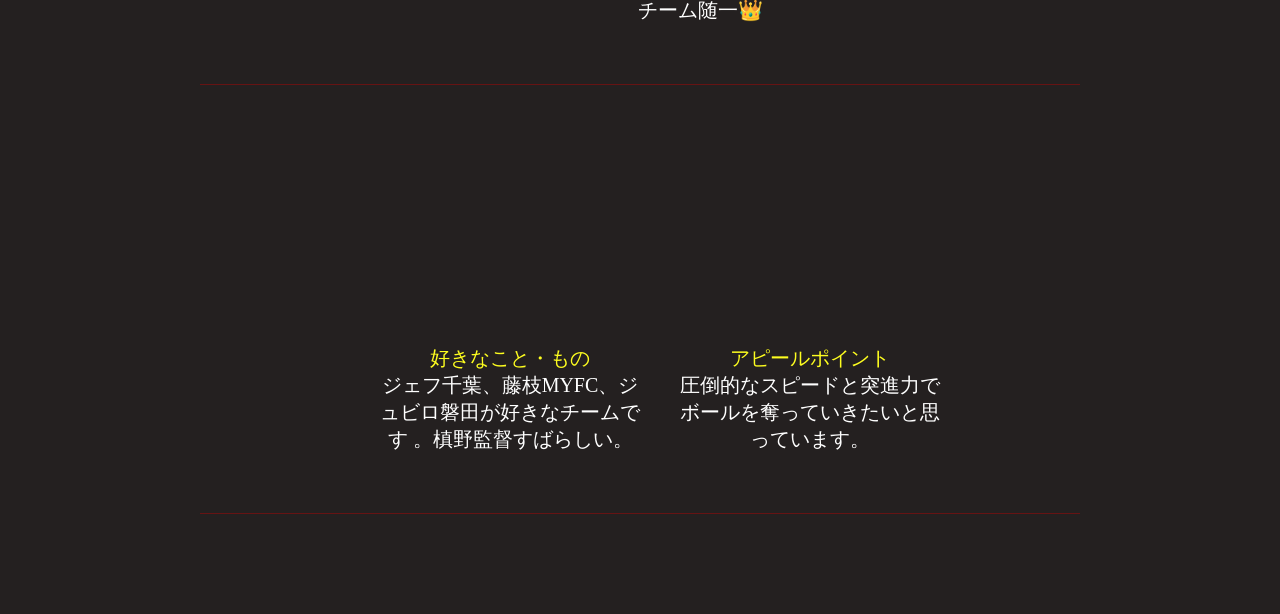
<file: チーム/トップチーム選手一覧/しょうりんじひろと/index.html>
<!DOCTYPE html>
<html lang="ja">
<head>
	<meta charset="UTF-8">
	<meta name="viewport" content="width=device-width, initial-scale=1.0">
	<link rel="stylesheet" href="../../../css/player.css">
	<title>SyorinjiHiroto</title>
</head>
<body>
	<nav class="top-nav">
	</nav>

	<nav class="main-nav">
			<div class="logo">
				<a href="../../../index.html">
					<img class="emblem" src="../../../images/emblem.png" alt="フェルブリッツ市川のエンブレム">
				</a>
			</div>			
			<!-- 三本線ボタン -->
		<button class="menu-button">
			<span></span>
			<span></span>
			<span></span>
		</button>

		<div class="menu">
			<div class="menu-row">
				<a class="menu-parent" href="ニュース/index.html">ニュース</a>
			</div>

			<div class="menu-row">
				<a class="menu-parent" href="チーム/index.html">チーム</a>
				<div class="menu-children">
					<a href="../index.html">トップチーム選手一覧</a>
					<a href="チーム/練習生/index.html">練習生</a>
					<a href="チーム/スタッフ/index.html">スタッフ</a>
					<a href="チーム/ユース/index.html">ユース</a>
				</div>
			</div>

			<div class="menu-row">
				<a class="menu-parent" href="クラブ/index.html">クラブ</a>
				<div class="menu-children">
					<a href="クラブ/歴史/index.html">歴史</a>
					<a href="クラブ/信念/index.html">信念</a>
					<a href="クラブ/運営・本部/index.html">運営・本部</a>
				</div>
			</div>

			<div class="menu-row">
				<a class="menu-parent" href="カレンダー/index.html">カレンダー</a>
			</div>

			<div class="menu-row">
				<a class="menu-parent" href="ファンクラブ/index.html">ファンクラブ</a>
			</div>
		</div>
	</nav>

	<nav>
		<div class="alternative-sns">
			<a href="https://www.instagram.com/felblitz_official?stkn=MWR2bm9rNThkcHZtZw==">
				<img class="instagram" src="../../../images/instagram.png">
			</a>
			<a href="https://youtube.com/channel/UCnecQwcgM94ykT7z-9NpuwA?si=qV8ZeQlIZ7pMD4JF">
				<img class="youtube" src="../../../images/youtube.png">
			</a>
			<a href="https://www.tiktok.com/@fc70240?_r=1&_t=ZS-99ree6FuVk5">
				<img class="tiktok" src="../../../images/tiktok.png">
			</a>
		</div>
	</nav>

	<div class="TOP">

		<div class="card">
			<span class="number">17</span>
			<div class="name-position">
				<span class="name-en">Suzuki Hiroto</span>
				<span class="name-ja">鈴木 寛斗</span>
				<span class="position">MF/FW</span>
			</div>		
		</div>

    <span class="record">
			<div class="matches">
				<span>試合数</span>
				<span class="record-number">14</span>
			</div>
			<div class="goals">
				<span>ゴール数</span>
				<span class="record-number">3</span>
			</div>
			<div class="assists">
				<span>アシスト数</span>
				<span class="record-number">2</span>
			</div>
		</span>
	</div>

	<border>

	</border>

	<div class="profile-parent">
		<dl class="profile">
			<dd class="profile-title">名前</dd>
			<dd class="profile-content">鈴木 寛斗</dd>
		</dl>

		<dl class="profile">
			<dd class="profile-title">生年月日</dd>
			<dd class="profile-content">2005年8月21日(21歳)</dd>
		</dl>

		<dl class="profile">
			<dd class="profile-title">身長/体重</dd>
			<dd class="profile-content">163cm/59kg</dd>
		</dl>

		<dl class="profile">
			<dd class="profile-title">出身地</dd>
			<dd class="profile-content">静岡県</dd>
		</dl>
	</div>

	<div class="profile-parent">
		<dl class="profile">
			<dd class="profile-title">ニックネーム</dd>
			<dd class="profile-content">しょうりんじ</dd>
		</dl>

		<dl class="profile">
			<dd class="profile-title">キャラクター</dd>
			<dd class="profile-content">非常にケチでコミュニケーションが成立しないアホ。 </dd>
			<dd class="profile-content">それゆえに彼の中には0か100しかなく、自分自身の力の制御ができない。が、爆発力はチーム随一👑</dd>
		</dl>

		<dl class="profile">
			<dd class="profile-title">役職</dd>
			<dd class="profile-content">子分</dd>
		</dl>
	</div>

	<div class="profile-parent">
		<dl class="profile">
			<dd class="profile-title">好きなこと・もの</dd>
			<dd class="profile-content">ジェフ千葉、藤枝MYFC、ジュビロ磐田が好きなチームです 。槙野監督すばらしい。</dd>
		</dl>

		<dl class="profile">
			<dd class="profile-title">アピールポイント</dd>
			<dd class="profile-content">圧倒的なスピードと突進力でボールを奪っていきたいと思っています。</dd>
		</dl>
	</div>

<script>
	const button = document.querySelector(".menu-button");
	const menu = document.querySelector(".menu");

	button.addEventListener("click", function(){
		menu.classList.toggle("open");
		button.classList.toggle("open");
	});
</script>

</body>
</html>
</file>
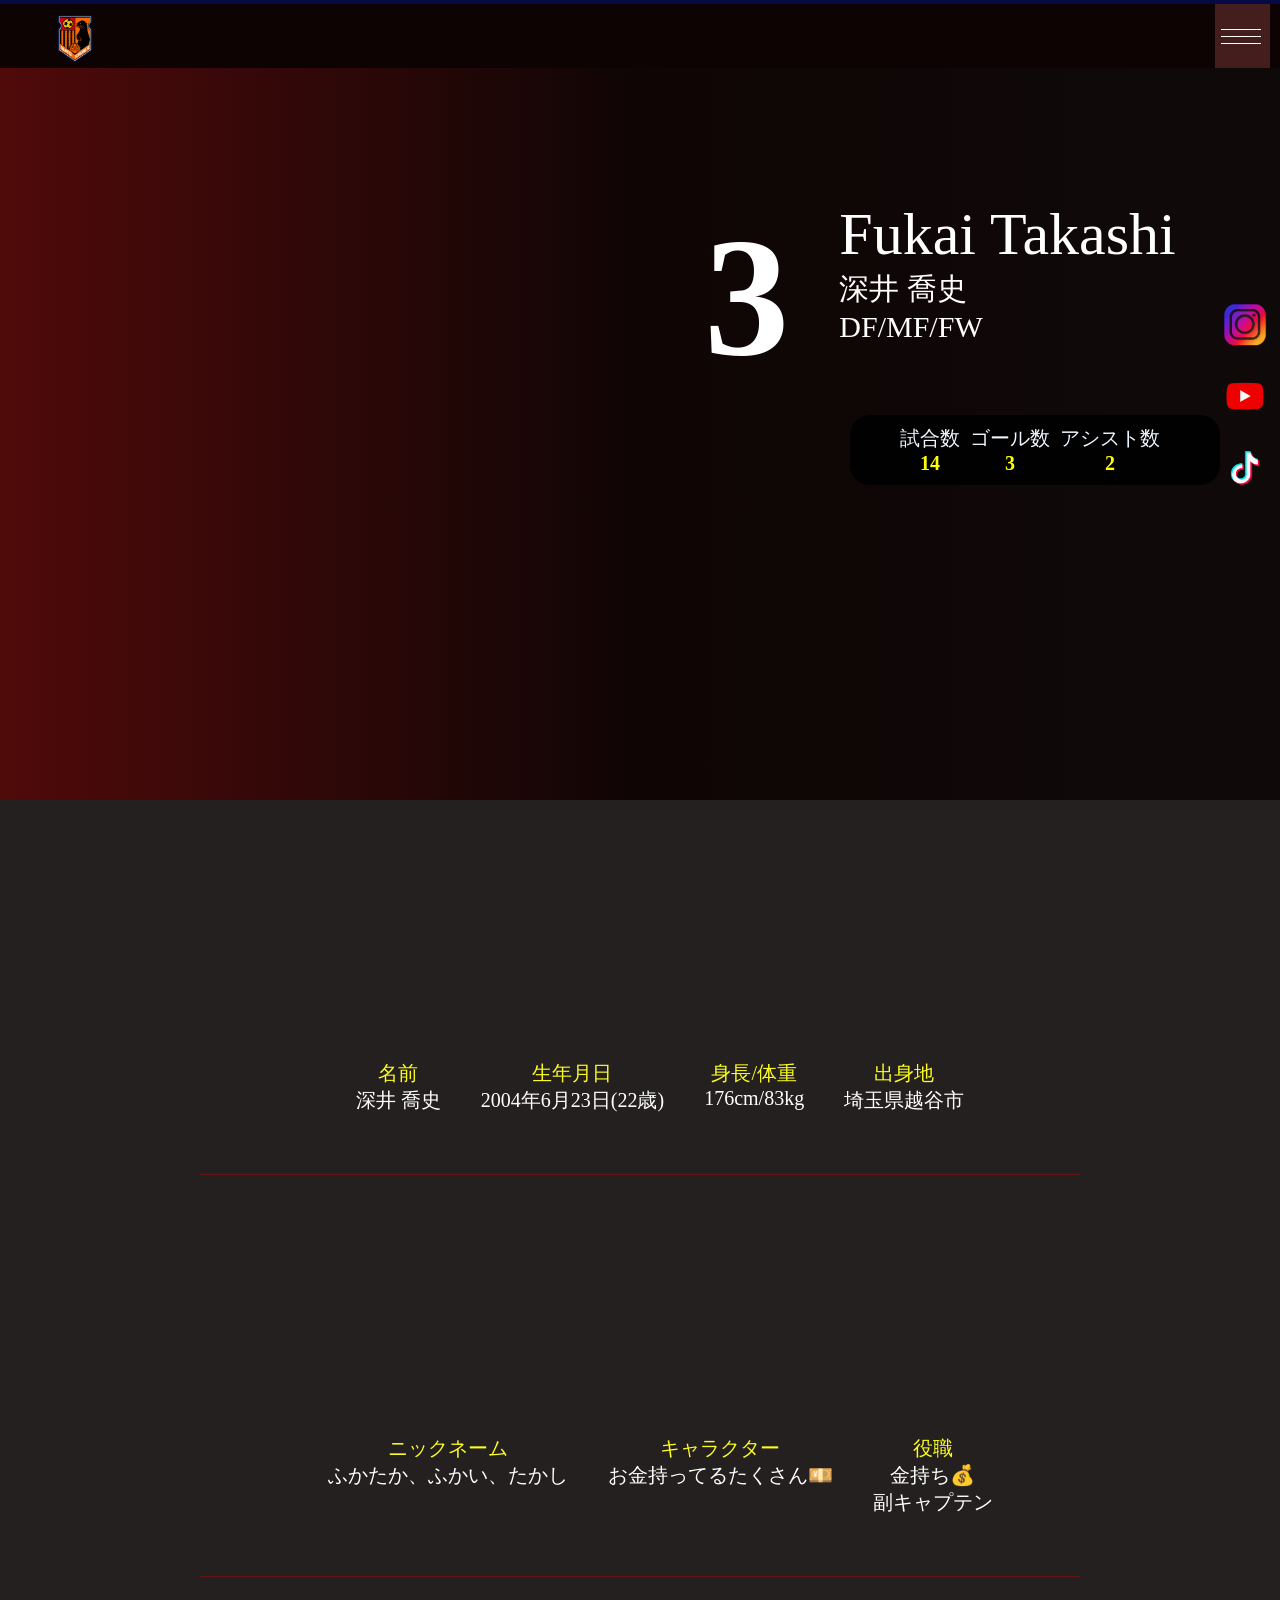
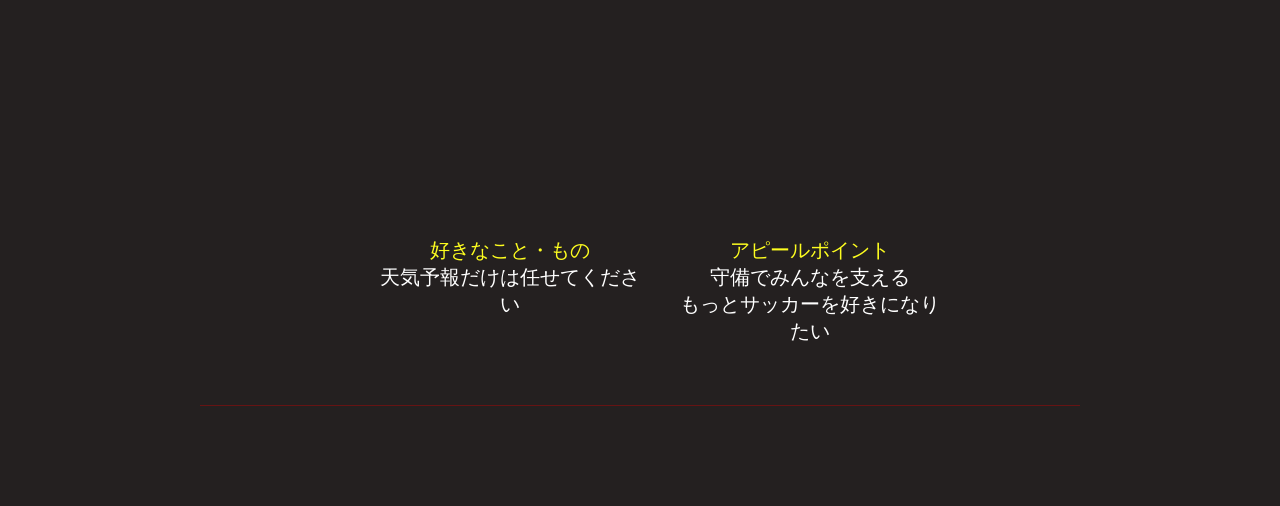
<file: チーム/トップチーム選手一覧/たかし/index.html>
<!DOCTYPE html>
<html lang="ja">
<head>
	<meta charset="UTF-8">
	<meta name="viewport" content="width=device-width, initial-scale=1.0">
	<link rel="stylesheet" href="../../../css/player.css">
	<title>Takashi</title>
</head>
<body>
	<nav class="top-nav">
	</nav>

	<nav class="main-nav">
			<div class="logo">
				<a href="../../../index.html">
					<img class="emblem" src="../../../images/emblem.png" alt="フェルブリッツ市川のエンブレム">
				</a>
			</div>			
			<!-- 三本線ボタン -->
		<button class="menu-button">
			<span></span>
			<span></span>
			<span></span>
		</button>

		<div class="menu">
			<div class="menu-row">
				<a class="menu-parent" href="ニュース/index.html">ニュース</a>
			</div>

			<div class="menu-row">
				<a class="menu-parent" href="チーム/index.html">チーム</a>
				<div class="menu-children">
					<a href="../index.html">トップチーム選手一覧</a>
					<a href="チーム/練習生/index.html">練習生</a>
					<a href="チーム/スタッフ/index.html">スタッフ</a>
					<a href="チーム/ユース/index.html">ユース</a>
				</div>
			</div>

			<div class="menu-row">
				<a class="menu-parent" href="クラブ/index.html">クラブ</a>
				<div class="menu-children">
					<a href="クラブ/歴史/index.html">歴史</a>
					<a href="クラブ/信念/index.html">信念</a>
					<a href="クラブ/運営・本部/index.html">運営・本部</a>
				</div>
			</div>

			<div class="menu-row">
				<a class="menu-parent" href="カレンダー/index.html">カレンダー</a>
			</div>

			<div class="menu-row">
				<a class="menu-parent" href="ファンクラブ/index.html">ファンクラブ</a>
			</div>
		</div>
	</nav>

	<nav>
		<div class="alternative-sns">
			<a href="https://www.instagram.com/felblitz_official?stkn=MWR2bm9rNThkcHZtZw==">
				<img class="instagram" src="../../../images/instagram.png">
			</a>
			<a href="https://youtube.com/channel/UCnecQwcgM94ykT7z-9NpuwA?si=qV8ZeQlIZ7pMD4JF">
				<img class="youtube" src="../../../images/youtube.png">
			</a>
			<a href="https://www.tiktok.com/@fc70240?_r=1&_t=ZS-99ree6FuVk5">
				<img class="tiktok" src="../../../images/tiktok.png">
			</a>
		</div>
	</nav>

	<div class="TOP">

		<div class="card">
			<span class="number">3</span>
			<div class="name-position">
				<span class="name-en">Fukai Takashi</span>
				<span class="name-ja">深井 喬史</span>
				<span class="position">DF/MF/FW</span>
			</div>		
		</div>

    <span class="record">
			<div class="matches">
				<span>試合数</span>
				<span class="record-number">14</span>
			</div>
			<div class="goals">
				<span>ゴール数</span>
				<span class="record-number">3</span>
			</div>
			<div class="assists">
				<span>アシスト数</span>
				<span class="record-number">2</span>
			</div>
		</span>
	</div>

	<border>

	</border>

	<div class="profile-parent">
		<dl class="profile">
			<dd class="profile-title">名前</dd>
			<dd class="profile-content">深井 喬史</dd>
		</dl>

		<dl class="profile">
			<dd class="profile-title">生年月日</dd>
			<dd class="profile-content">2004年6月23日(22歳)</dd>
		</dl>

		<dl class="profile">
			<dd class="profile-title">身長/体重</dd>
			<dd class="profile-content">176cm/83kg</dd>
		</dl>

		<dl class="profile">
			<dd class="profile-title">出身地</dd>
			<dd class="profile-content">埼玉県越谷市</dd>
		</dl>
	</div>

	<div class="profile-parent">
		<dl class="profile">
			<dd class="profile-title">ニックネーム</dd>
			<dd class="profile-content">ふかたか、ふかい、たかし</dd>
		</dl>

		<dl class="profile">
			<dd class="profile-title">キャラクター</dd>
			<dd class="profile-content">お金持ってるたくさん💴</dd>
		</dl>

		<dl class="profile">
			<dd class="profile-title">役職</dd>
			<dd class="profile-content">金持ち💰</dd>
			<dd class="profile-content"> 副キャプテン</dd>
		</dl>
	</div>

	<div class="profile-parent">
		<dl class="profile">
			<dd class="profile-title">好きなこと・もの</dd>
			<dd class="profile-content">天気予報だけは任せてください</dd>
		</dl>

		<dl class="profile">
			<dd class="profile-title">アピールポイント</dd>
			<dd class="profile-content">守備でみんなを支える</dd>
			<dd class="profile-content">もっとサッカーを好きになりたい</dd>
		</dl>
	</div>

<script>
	const button = document.querySelector(".menu-button");
	const menu = document.querySelector(".menu");

	button.addEventListener("click", function(){
		menu.classList.toggle("open");
		button.classList.toggle("open");
	});
</script>

</body>
</html>
</file>
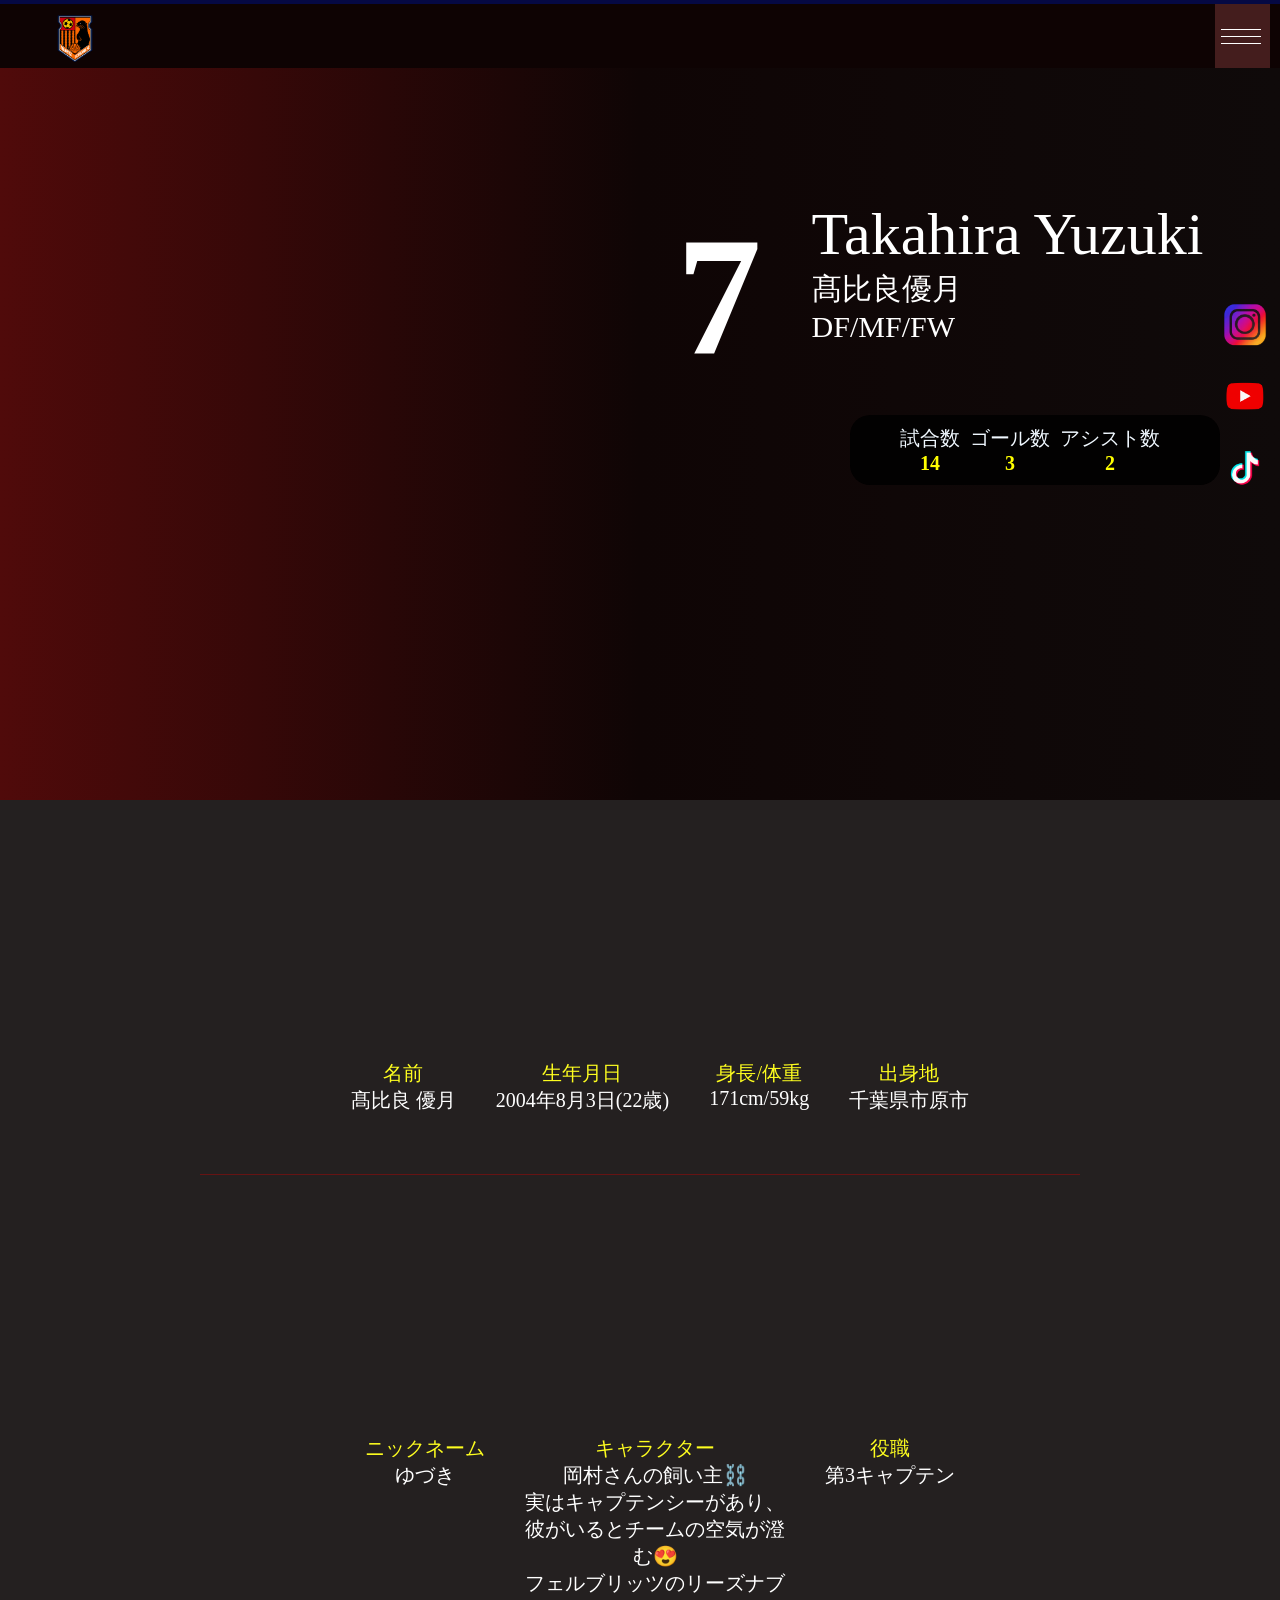
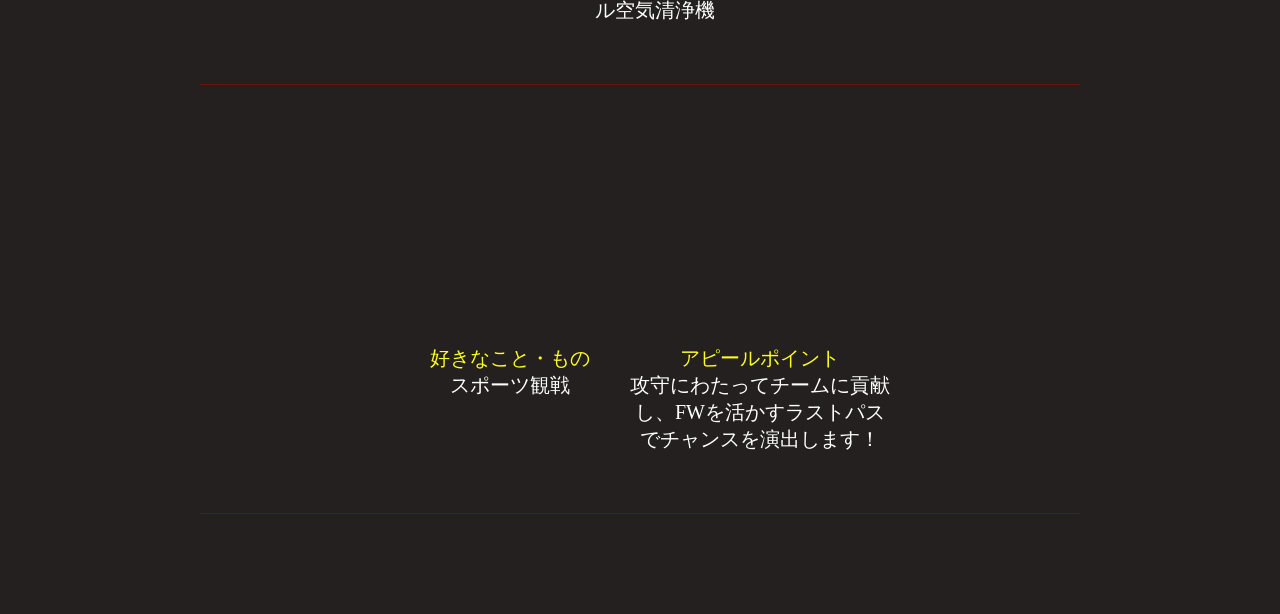
<file: チーム/トップチーム選手一覧/たかひら/index.html>
<!DOCTYPE html>
<html lang="ja">
<head>
	<meta charset="UTF-8">
	<meta name="viewport" content="width=device-width, initial-scale=1.0">
	<link rel="stylesheet" href="../../../css/player.css">
	<title>Takahira</title>
</head>
<body>
	<nav class="top-nav">
	</nav>

	<nav class="main-nav">
			<div class="logo">
				<a href="../../../index.html">
					<img class="emblem" src="../../../images/emblem.png" alt="フェルブリッツ市川のエンブレム">
				</a>
			</div>			
			<!-- 三本線ボタン -->
		<button class="menu-button">
			<span></span>
			<span></span>
			<span></span>
		</button>

		<div class="menu">
			<div class="menu-row">
				<a class="menu-parent" href="ニュース/index.html">ニュース</a>
			</div>

			<div class="menu-row">
				<a class="menu-parent" href="チーム/index.html">チーム</a>
				<div class="menu-children">
					<a href="../index.html">トップチーム選手一覧</a>
					<a href="チーム/練習生/index.html">練習生</a>
					<a href="チーム/スタッフ/index.html">スタッフ</a>
					<a href="チーム/ユース/index.html">ユース</a>
				</div>
			</div>

			<div class="menu-row">
				<a class="menu-parent" href="クラブ/index.html">クラブ</a>
				<div class="menu-children">
					<a href="クラブ/歴史/index.html">歴史</a>
					<a href="クラブ/信念/index.html">信念</a>
					<a href="クラブ/運営・本部/index.html">運営・本部</a>
				</div>
			</div>

			<div class="menu-row">
				<a class="menu-parent" href="カレンダー/index.html">カレンダー</a>
			</div>

			<div class="menu-row">
				<a class="menu-parent" href="ファンクラブ/index.html">ファンクラブ</a>
			</div>
		</div>
	</nav>

	<nav>
		<div class="alternative-sns">
			<a href="https://www.instagram.com/felblitz_official?stkn=MWR2bm9rNThkcHZtZw==">
				<img class="instagram" src="../../../images/instagram.png">
			</a>
			<a href="https://youtube.com/channel/UCnecQwcgM94ykT7z-9NpuwA?si=qV8ZeQlIZ7pMD4JF">
				<img class="youtube" src="../../../images/youtube.png">
			</a>
			<a href="https://www.tiktok.com/@fc70240?_r=1&_t=ZS-99ree6FuVk5">
				<img class="tiktok" src="../../../images/tiktok.png">
			</a>
		</div>
	</nav>

	<div class="TOP">

		<div class="card">
			<span class="number">7</span>
			<div class="name-position">
				<span class="name-en">Takahira Yuzuki</span>
				<span class="name-ja">髙比良優月</span>
				<span class="position">DF/MF/FW</span>
			</div>		
		</div>

    <span class="record">
			<div class="matches">
				<span>試合数</span>
				<span class="record-number">14</span>
			</div>
			<div class="goals">
				<span>ゴール数</span>
				<span class="record-number">3</span>
			</div>
			<div class="assists">
				<span>アシスト数</span>
				<span class="record-number">2</span>
			</div>
		</span>
	</div>

	<border>

	</border>

	<div class="profile-parent">
		<dl class="profile">
			<dd class="profile-title">名前</dd>
			<dd class="profile-content">髙比良 優月</dd>
		</dl>

		<dl class="profile">
			<dd class="profile-title">生年月日</dd>
			<dd class="profile-content">2004年8月3日(22歳)</dd>
		</dl>

		<dl class="profile">
			<dd class="profile-title">身長/体重</dd>
			<dd class="profile-content">171cm/59kg</dd>
		</dl>

		<dl class="profile">
			<dd class="profile-title">出身地</dd>
			<dd class="profile-content">千葉県市原市</dd>
		</dl>
	</div>

	<div class="profile-parent">
		<dl class="profile">
			<dd class="profile-title">ニックネーム</dd>
			<dd class="profile-content">ゆづき</dd>
		</dl>

		<dl class="profile">
			<dd class="profile-title">キャラクター</dd>
			<dd class="profile-content">岡村さんの飼い主⛓️</dd>
			<dd class="profile-content">実はキャプテンシーがあり、彼がいるとチームの空気が澄む😍</dd>
			<dd class="profile-content">フェルブリッツのリーズナブル空気清浄機</dd>
		</dl>

		<dl class="profile">
			<dd class="profile-title">役職</dd>
			<dd class="profile-content">第3キャプテン</dd>
		</dl>
	</div>

	<div class="profile-parent">
		<dl class="profile">
			<dd class="profile-title">好きなこと・もの</dd>
			<dd class="profile-content">スポーツ観戦</dd>
		</dl>

		<dl class="profile">
			<dd class="profile-title">アピールポイント</dd>
			<dd class="profile-content">攻守にわたってチームに貢献し、FWを活かすラストパスでチャンスを演出します！</dd>
		</dl>
	</div>

<script>
	const button = document.querySelector(".menu-button");
	const menu = document.querySelector(".menu");

	button.addEventListener("click", function(){
		menu.classList.toggle("open");
		button.classList.toggle("open");
	});
</script>

</body>
</html>
</file>
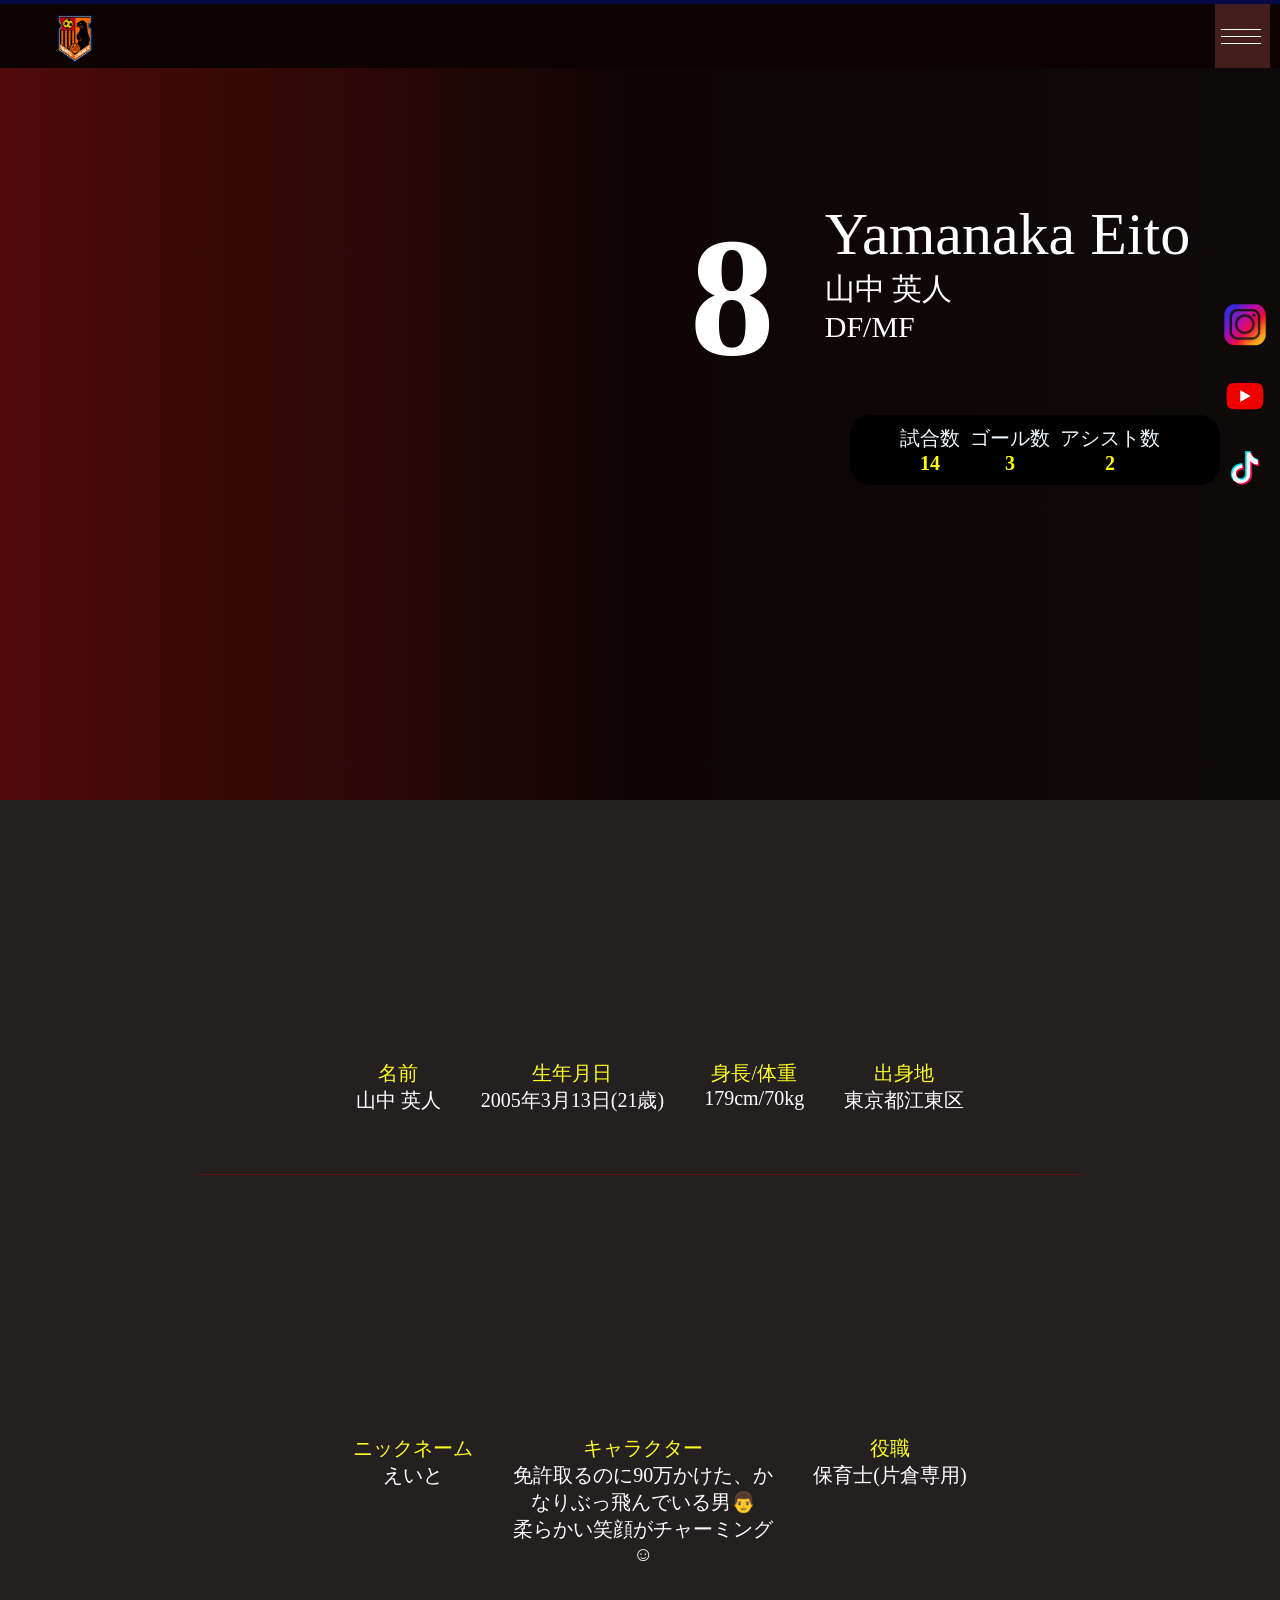
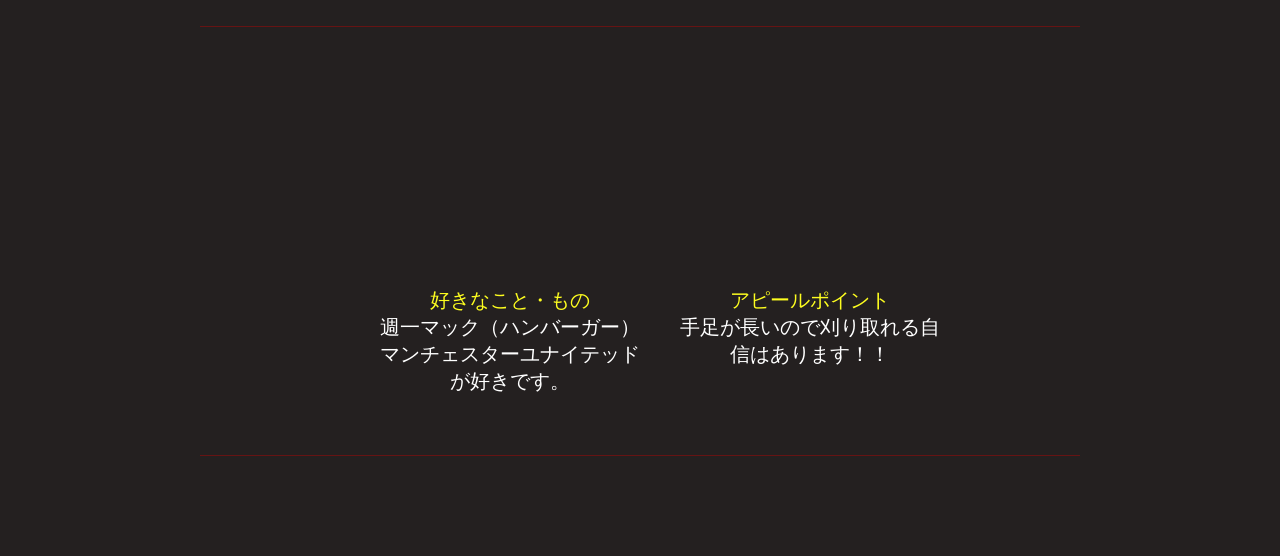
<file: チーム/トップチーム選手一覧/やまなかえいと/index.html>
<!DOCTYPE html>
<html lang="ja">
<head>
	<meta charset="UTF-8">
	<meta name="viewport" content="width=device-width, initial-scale=1.0">
	<link rel="stylesheet" href="../../../css/player.css">
	<title>YamanakaEito</title>
</head>
<body>
	<nav class="top-nav">
	</nav>

	<nav class="main-nav">
			<div class="logo">
				<a href="../../../index.html">
					<img class="emblem" src="../../../images/emblem.png" alt="フェルブリッツ市川のエンブレム">
				</a>
			</div>			
			<!-- 三本線ボタン -->
		<button class="menu-button">
			<span></span>
			<span></span>
			<span></span>
		</button>

		<div class="menu">
			<div class="menu-row">
				<a class="menu-parent" href="ニュース/index.html">ニュース</a>
			</div>

			<div class="menu-row">
				<a class="menu-parent" href="チーム/index.html">チーム</a>
				<div class="menu-children">
					<a href="../index.html">トップチーム選手一覧</a>
					<a href="チーム/練習生/index.html">練習生</a>
					<a href="チーム/スタッフ/index.html">スタッフ</a>
					<a href="チーム/ユース/index.html">ユース</a>
				</div>
			</div>

			<div class="menu-row">
				<a class="menu-parent" href="クラブ/index.html">クラブ</a>
				<div class="menu-children">
					<a href="クラブ/歴史/index.html">歴史</a>
					<a href="クラブ/信念/index.html">信念</a>
					<a href="クラブ/運営・本部/index.html">運営・本部</a>
				</div>
			</div>

			<div class="menu-row">
				<a class="menu-parent" href="カレンダー/index.html">カレンダー</a>
			</div>

			<div class="menu-row">
				<a class="menu-parent" href="ファンクラブ/index.html">ファンクラブ</a>
			</div>
		</div>
	</nav>

	<nav>
		<div class="alternative-sns">
			<a href="https://www.instagram.com/felblitz_official?stkn=MWR2bm9rNThkcHZtZw==">
				<img class="instagram" src="../../../images/instagram.png">
			</a>
			<a href="https://youtube.com/channel/UCnecQwcgM94ykT7z-9NpuwA?si=qV8ZeQlIZ7pMD4JF">
				<img class="youtube" src="../../../images/youtube.png">
			</a>
			<a href="https://www.tiktok.com/@fc70240?_r=1&_t=ZS-99ree6FuVk5">
				<img class="tiktok" src="../../../images/tiktok.png">
			</a>
		</div>
	</nav>

	<div class="TOP">

		<div class="card">
			<span class="number">8</span>
			<div class="name-position">
				<span class="name-en">Yamanaka Eito</span>
				<span class="name-ja">山中 英人</span>
				<span class="position">DF/MF</span>
			</div>		
		</div>

    <span class="record">
			<div class="matches">
				<span>試合数</span>
				<span class="record-number">14</span>
			</div>
			<div class="goals">
				<span>ゴール数</span>
				<span class="record-number">3</span>
			</div>
			<div class="assists">
				<span>アシスト数</span>
				<span class="record-number">2</span>
			</div>
		</span>
	</div>

	<border>

	</border>

	<div class="profile-parent">
		<dl class="profile">
			<dd class="profile-title">名前</dd>
			<dd class="profile-content">山中 英人</dd>
		</dl>

		<dl class="profile">
			<dd class="profile-title">生年月日</dd>
			<dd class="profile-content">2005年3月13日(21歳)</dd>
		</dl>

		<dl class="profile">
			<dd class="profile-title">身長/体重</dd>
			<dd class="profile-content">179cm/70kg</dd>
		</dl>

		<dl class="profile">
			<dd class="profile-title">出身地</dd>
			<dd class="profile-content">東京都江東区</dd>
		</dl>
	</div>

	<div class="profile-parent">
		<dl class="profile">
			<dd class="profile-title">ニックネーム</dd>
			<dd class="profile-content">えいと</dd>
		</dl>

		<dl class="profile">
			<dd class="profile-title">キャラクター</dd>
			<dd class="profile-content">免許取るのに90万かけた、かなりぶっ飛んでいる男👨</dd>
			<dd class="profile-content">柔らかい笑顔がチャーミング☺️</dd>
		</dl>

		<dl class="profile">
			<dd class="profile-title">役職</dd>
			<dd class="profile-content">保育士(片倉専用)
		</dl>
	</div>

	<div class="profile-parent">
		<dl class="profile">
			<dd class="profile-title">好きなこと・もの</dd>
			<dd class="profile-content">週一マック（ハンバーガー）</dd>
			<dd class="profile-content">マンチェスターユナイテッドが好きです。</dd>
		</dl>

		<dl class="profile">
			<dd class="profile-title">アピールポイント</dd>
			<dd class="profile-content">手足が長いので刈り取れる自信はあります！！</dd>
		</dl>
	</div>

<script>
	const button = document.querySelector(".menu-button");
	const menu = document.querySelector(".menu");

	button.addEventListener("click", function(){
		menu.classList.toggle("open");
		button.classList.toggle("open");
	});
</script>

</body>
</html>
</file>
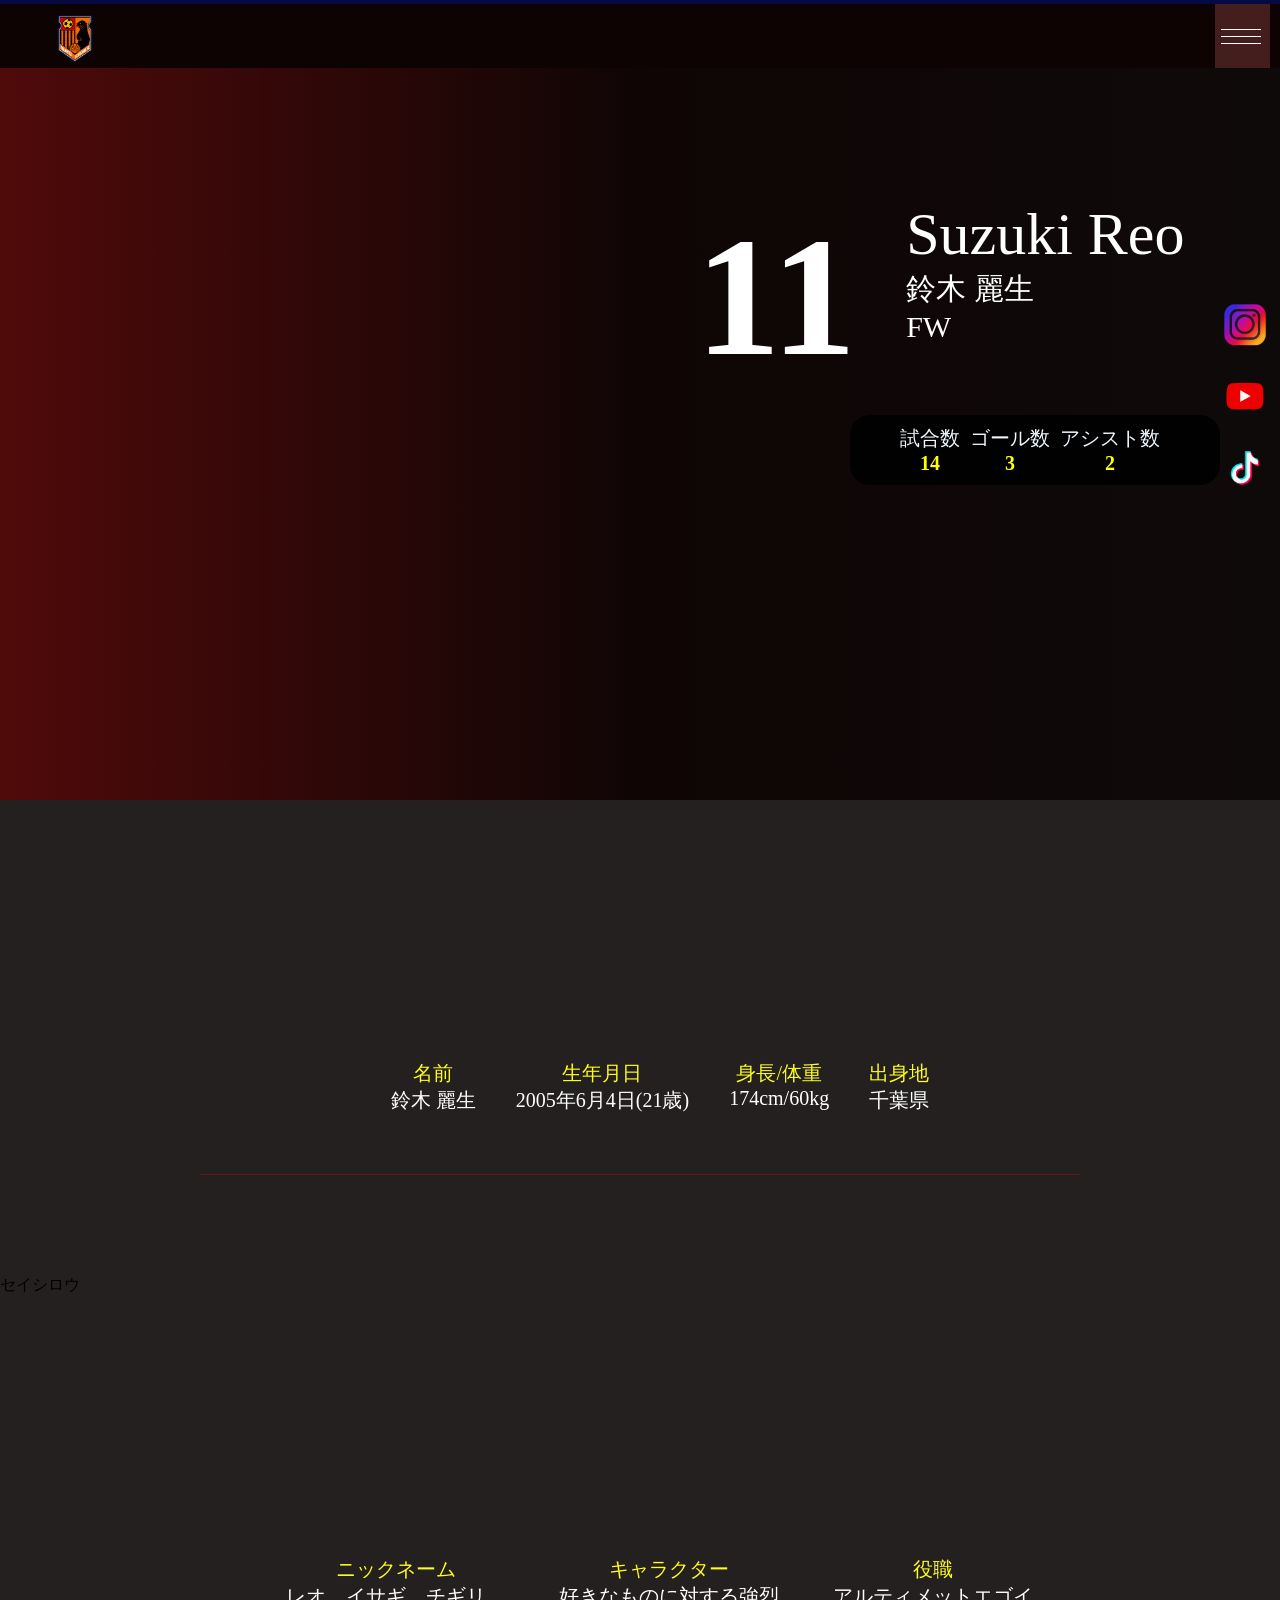
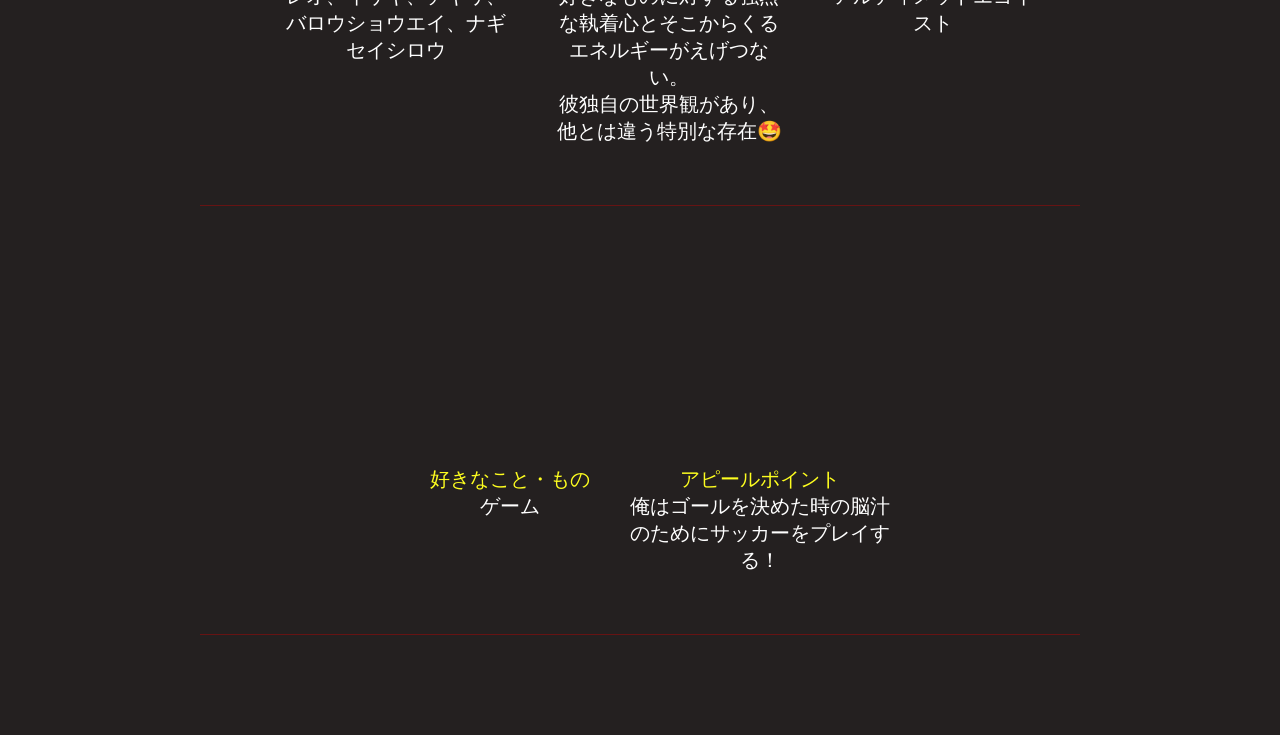
<file: チーム/トップチーム選手一覧/れお/index.html>
<!DOCTYPE html>
<html lang="ja">
<head>
	<meta charset="UTF-8">
	<meta name="viewport" content="width=device-width, initial-scale=1.0">
	<link rel="stylesheet" href="../../../css/player.css">
	<title>Reo</title>
</head>
<body>
	<nav class="top-nav">
	</nav>

	<nav class="main-nav">
			<div class="logo">
				<a href="../../../index.html">
					<img class="emblem" src="../../../images/emblem.png" alt="フェルブリッツ市川のエンブレム">
				</a>
			</div>			
			<!-- 三本線ボタン -->
		<button class="menu-button">
			<span></span>
			<span></span>
			<span></span>
		</button>

		<div class="menu">
			<div class="menu-row">
				<a class="menu-parent" href="ニュース/index.html">ニュース</a>
			</div>

			<div class="menu-row">
				<a class="menu-parent" href="チーム/index.html">チーム</a>
				<div class="menu-children">
					<a href="../index.html">トップチーム選手一覧</a>
					<a href="チーム/練習生/index.html">練習生</a>
					<a href="チーム/スタッフ/index.html">スタッフ</a>
					<a href="チーム/ユース/index.html">ユース</a>
				</div>
			</div>

			<div class="menu-row">
				<a class="menu-parent" href="クラブ/index.html">クラブ</a>
				<div class="menu-children">
					<a href="クラブ/歴史/index.html">歴史</a>
					<a href="クラブ/信念/index.html">信念</a>
					<a href="クラブ/運営・本部/index.html">運営・本部</a>
				</div>
			</div>

			<div class="menu-row">
				<a class="menu-parent" href="カレンダー/index.html">カレンダー</a>
			</div>

			<div class="menu-row">
				<a class="menu-parent" href="ファンクラブ/index.html">ファンクラブ</a>
			</div>
		</div>
	</nav>

	<nav>
		<div class="alternative-sns">
			<a href="https://www.instagram.com/felblitz_official?stkn=MWR2bm9rNThkcHZtZw==">
				<img class="instagram" src="../../../images/instagram.png">
			</a>
			<a href="https://youtube.com/channel/UCnecQwcgM94ykT7z-9NpuwA?si=qV8ZeQlIZ7pMD4JF">
				<img class="youtube" src="../../../images/youtube.png">
			</a>
			<a href="https://www.tiktok.com/@fc70240?_r=1&_t=ZS-99ree6FuVk5">
				<img class="tiktok" src="../../../images/tiktok.png">
			</a>
		</div>
	</nav>

	<div class="TOP">

		<div class="card">
			<span class="number">11</span>
			<div class="name-position">
				<span class="name-en">Suzuki Reo</span>
				<span class="name-ja">鈴木 麗生</span>
				<span class="position">FW</span>
			</div>		
		</div>

    <span class="record">
			<div class="matches">
				<span>試合数</span>
				<span class="record-number">14</span>
			</div>
			<div class="goals">
				<span>ゴール数</span>
				<span class="record-number">3</span>
			</div>
			<div class="assists">
				<span>アシスト数</span>
				<span class="record-number">2</span>
			</div>
		</span>
	</div>

	<border>

	</border>

	<div class="profile-parent">
		<dl class="profile">
			<dd class="profile-title">名前</dd>
			<dd class="profile-content">鈴木 麗生</dd>
		</dl>

		<dl class="profile">
			<dd class="profile-title">生年月日</dd>
			<dd class="profile-content">2005年6月4日(21歳)</dd>
		</dl>

		<dl class="profile">
			<dd class="profile-title">身長/体重</dd>
			<dd class="profile-content">174cm/60kg</dd>
		</dl>

		<dl class="profile">
			<dd class="profile-title">出身地</dd>
			<dd class="profile-content">千葉県</dd>
		</dl>
	</div>
セイシロウ
	<div class="profile-parent">
		<dl class="profile">
			<dd class="profile-title">ニックネーム</dd>
			<dd class="profile-content">レオ、イサギ、チギリ、バロウショウエイ、ナギセイシロウ</dd>
		</dl>

		<dl class="profile">
			<dd class="profile-title">キャラクター</dd>
			<dd class="profile-content">好きなものに対する強烈な執着心とそこからくるエネルギーがえげつない。</dd>
			<dd class="profile-content">彼独自の世界観があり、他とは違う特別な存在🤩 </dd>
		</dl>

		<dl class="profile">
			<dd class="profile-title">役職</dd>
			<dd class="profile-content">アルティメットエゴイスト</dd>
		</dl>
	</div>

	<div class="profile-parent">
		<dl class="profile">
			<dd class="profile-title">好きなこと・もの</dd>
			<dd class="profile-content">ゲーム</dd>
		</dl>

		<dl class="profile">
			<dd class="profile-title">アピールポイント</dd>
			<dd class="profile-content">俺はゴールを決めた時の脳汁のためにサッカーをプレイする！</dd>
		</dl>
	</div>

<script>
	const button = document.querySelector(".menu-button");
	const menu = document.querySelector(".menu");

	button.addEventListener("click", function(){
		menu.classList.toggle("open");
		button.classList.toggle("open");
	});
</script>

</body>
</html>
</file>
<file: css/team.css>
body{
	margin:100px 0;
	background:rgb(36, 32, 32);
}

.top-nav{
background:rgb(5, 9, 68);
position:fixed;
width:100%;
top:0px;
left:0px;
padding:3px;
}

.main-nav{
 background:rgb(14, 3, 3);
 padding:0 10px;
 display:flex;
 justify-content: space-between;
 position:fixed;
 width:100%;
 top:4px;
 left:0px;
 box-sizing:border-box;/*widthにpadding border含めて　という指定*/
}

.emblem{
	width: 50px;
	margin-left:40px;
	margin-top:10px;
}

main{
	margin-top:100px;
}

button{
	background:rgb(68, 29, 29);
	border:none;
	width:55px;
}

button span{
  display:block;
	/*Aー ー ーをー
	     	 　　　ー
			 	　　　 ー
	に変えるためのblock*/
  width:40px;
  height:1px;
  background:white;
	margin:6px 0;
}

/* ===== ここから炎のエフェクト ===== */
@keyframes flame{
	0%{
		box-shadow:
			0 0 6px 2px rgba(255, 220, 80, 0.9),
			0 -4px 12px 4px rgba(255, 140, 0, 0.8),
			0 -8px 20px 6px rgba(255, 60, 0, 0.6);
	}
	50%{
		box-shadow:
			0 0 10px 4px rgba(255, 240, 120, 1),
			0 -8px 18px 8px rgba(255, 120, 0, 0.9),
			0 -14px 30px 10px rgba(255, 40, 0, 0.7);
	}
	100%{
		box-shadow:
			0 0 6px 2px rgba(255, 220, 80, 0.9),
			0 -4px 12px 4px rgba(255, 140, 0, 0.8),
			0 -8px 20px 6px rgba(255, 60, 0, 0.6);
	}
}

button.open{
	animation:flame 0.8s ease-in-out infinite;
}

button.open span{
	background:rgb(255, 200, 80);
}

@media (prefers-reduced-motion: reduce){
	button.open{
		animation:none;
	}
}
/* ===== 炎のエフェクトここまで ===== */

.menu{
	display:none;
	position:fixed;
	top:79px;
	left:0;
	right:0;
	bottom:0;
	background:rgb(3, 1, 1);
}

.menu-row{
	display:flex;
}

.menu-parent{
	display:block;
	padding:50px;
	color:rgb(253, 253, 253);
	text-decoration:none;
	font-size:40px;
	font-weight:bold;
}

.menu-children{
	padding:65px;
	text-decoration:none;
	font-size:20px;
	font-weight:bold;
}

.menu-children a{
	padding:20px;
	color:white;
	text-decoration:none;
}

.menu.open{
	display:block;
}
/*menu displya:none を openになったときにblockに変更する*/

.alternative-sns{
	background:rgb(138, 14, 14, 0.0);
	height:900px;
	width:70px;
	display:flex;
	flex-direction:column;
	margin-top:100px;
	position:fixed;
	right:0px;
}

.instagram{
	width:50px;
	margin:10px;
	margin-top:200px;
}

.youtube{
	width:50px;
	margin:10px;
}

.tiktok{
	width:50px;
	margin:10px;
}

.top-team{
	font-size:30px;
	color:yellow;
}

.players{
	display:flex;
	flex-direction:row;
	justify-content:center;
	margin:150px 200px;
}

.players a{
	text-decoration:none;
}

.card{
	background: linear-gradient(
  90deg,
  rgb(80, 10, 10),
  rgb(114, 33, 20),
  rgb(22, 13, 13)
);
	height:400px;
	width:300px;
	text-align: center;
	text-decoration:none;
	display: flex;/*!注*/
  justify-content: center;
  align-items: flex-end;
	transition: transform 0.3s ease;/*!注*/
	margin:10px;
}

/*!注*/
.card:hover {
  transform: scale(1.05);
}

.number{
	color:white;
	margin-right:20px;
	font-size:70px;
}

.name_positon{
	display:flex;
	flex-direction:column;
}

.name-en{
	color:white;
	font-size:20px;
	text-align:center;
}

.name-ja{
	color:white;
	font-size:20px;
	text-align:center
}

.positon{
	color:white;
	font-size:20px;
}
</file>
<file: css/player.css>
body{
	margin:0px;
	background:rgb(36, 32, 32);
}

.top-nav{
background:rgb(5, 9, 68);
position:fixed;
width:100%;
top:0px;
left:0px;
padding:3px;
}

.main-nav{
 background:rgb(14, 3, 3);
 padding:0 10px;
 display:flex;
 justify-content: space-between;
 position:fixed;
 width:100%;
 top:4px;
 left:0px;
 box-sizing:border-box;/*widthにpadding border含めて　という指定*/
}

.emblem{
	width: 50px;
	margin-left:40px;
	margin-top:10px;
}

main{
	margin-top:100px;
}

button{
	background:rgb(68, 29, 29);
	border:none;
	width:55px;
}

button span{
  display:block;
	/*Aー ー ーをー
	     	 　　　ー
			 	　　　 ー
	に変えるためのblock*/
  width:40px;
  height:1px;
  background:white;
	margin:6px 0;
}

/* ===== ここから炎のエフェクト ===== */
@keyframes flame{
	0%{
		box-shadow:
			0 0 6px 2px rgba(255, 220, 80, 0.9),
			0 -4px 12px 4px rgba(255, 140, 0, 0.8),
			0 -8px 20px 6px rgba(255, 60, 0, 0.6);
	}
	50%{
		box-shadow:
			0 0 10px 4px rgba(255, 240, 120, 1),
			0 -8px 18px 8px rgba(255, 120, 0, 0.9),
			0 -14px 30px 10px rgba(255, 40, 0, 0.7);
	}
	100%{
		box-shadow:
			0 0 6px 2px rgba(255, 220, 80, 0.9),
			0 -4px 12px 4px rgba(255, 140, 0, 0.8),
			0 -8px 20px 6px rgba(255, 60, 0, 0.6);
	}
}

button.open{
	animation:flame 0.8s ease-in-out infinite;
}

button.open span{
	background:rgb(255, 200, 80);
}

@media (prefers-reduced-motion: reduce){
	button.open{
		animation:none;
	}
}
/* ===== 炎のエフェクトここまで ===== */

.menu{
	display:none;
	position:fixed;
	top:79px;
	left:0;
	right:0;
	bottom:0;
	background:rgb(3, 1, 1);
}

.menu-row{
	display:flex;
}

.menu-parent{
	display:block;
	padding:50px;
	color:rgb(253, 253, 253);
	text-decoration:none;
	font-size:40px;
	font-weight:bold;
}

.menu-children{
	padding:65px;
	text-decoration:none;
	font-size:20px;
	font-weight:bold;
}

.menu-children a{
	padding:20px;
	color:white;
	text-decoration:none;
}

.menu.open{
	display:block;
}
/*menu displya:none を openになったときにblockに変更する*/

.alternative-sns{
	background:rgb(138, 14, 14, 0.0);
	height:900px;
	width:70px;
	display:flex;
	flex-direction:column;
	margin-top:100px;
	position:fixed;
	right:0px;
}

.instagram{
	width:50px;
	margin:10px;
	margin-top:200px;
}

.youtube{
	width:50px;
	margin:10px;
}

.tiktok{
	width:50px;
	margin:10px;
}


.TOP{
	height:800px;
	width:100%;
	background: linear-gradient(
  90deg,
  rgb(80, 10, 10),
  rgb(15, 5, 5),
  rgb(15, 10, 10)
);
}

.card{
	display:flex;
  justify-content:center;
	margin-left:600px;/*?margin*/
	padding-top:200px;/*?padding*/
}

.record{
	display:flex;
	gap:10px;
	font-size:20px;
	text-align:center;
	margin-left:850px;/*?margin*/
	margin-top:20px;/*?margin*/
	background:rgb(2, 1, 1);
	color:aliceblue;
	padding:10px;/*?padding*/
	padding-left:50px;/*?padding*/
	border-radius:20px;
	width:310px;
}

.matches{
	display:flex;
	flex-direction:column;
}

.goals{
	display:flex;
	flex-direction:column;
}

.assists{
	display:flex;
	flex-direction:column;
}

.record-number{
	color:yellow;
	font-weight:bold;
}

.number{
	font-size:170px;
	color:white;
	font-weight:bold;
}

.name-position{
	display:flex;
	flex-direction:column;
	margin-left:50px;
}

.name-en{
	font-size:60px;
	color:white;
}

.name-ja{
	font-size:30px;
	color:white;
}

.position{
	font-size:30px;
	color:white;
}

.intro{
	color:white;
}

.profile{
	text-align:center;
	font-size:20px;
}

.profile-parent{
	display:flex;
	justify-content:center;
	margin-top:60px;
	border-bottom:1px solid rgba(102, 19, 19);
	margin:200px 200px 100px;
	padding:40px;
  /*文字を真ん中に置く必要がある*/
}

.profile-title{
	color:rgb(253, 253, 31);
}

.profile-content{
	color:white;
	max-width:260px;
}
</file>
